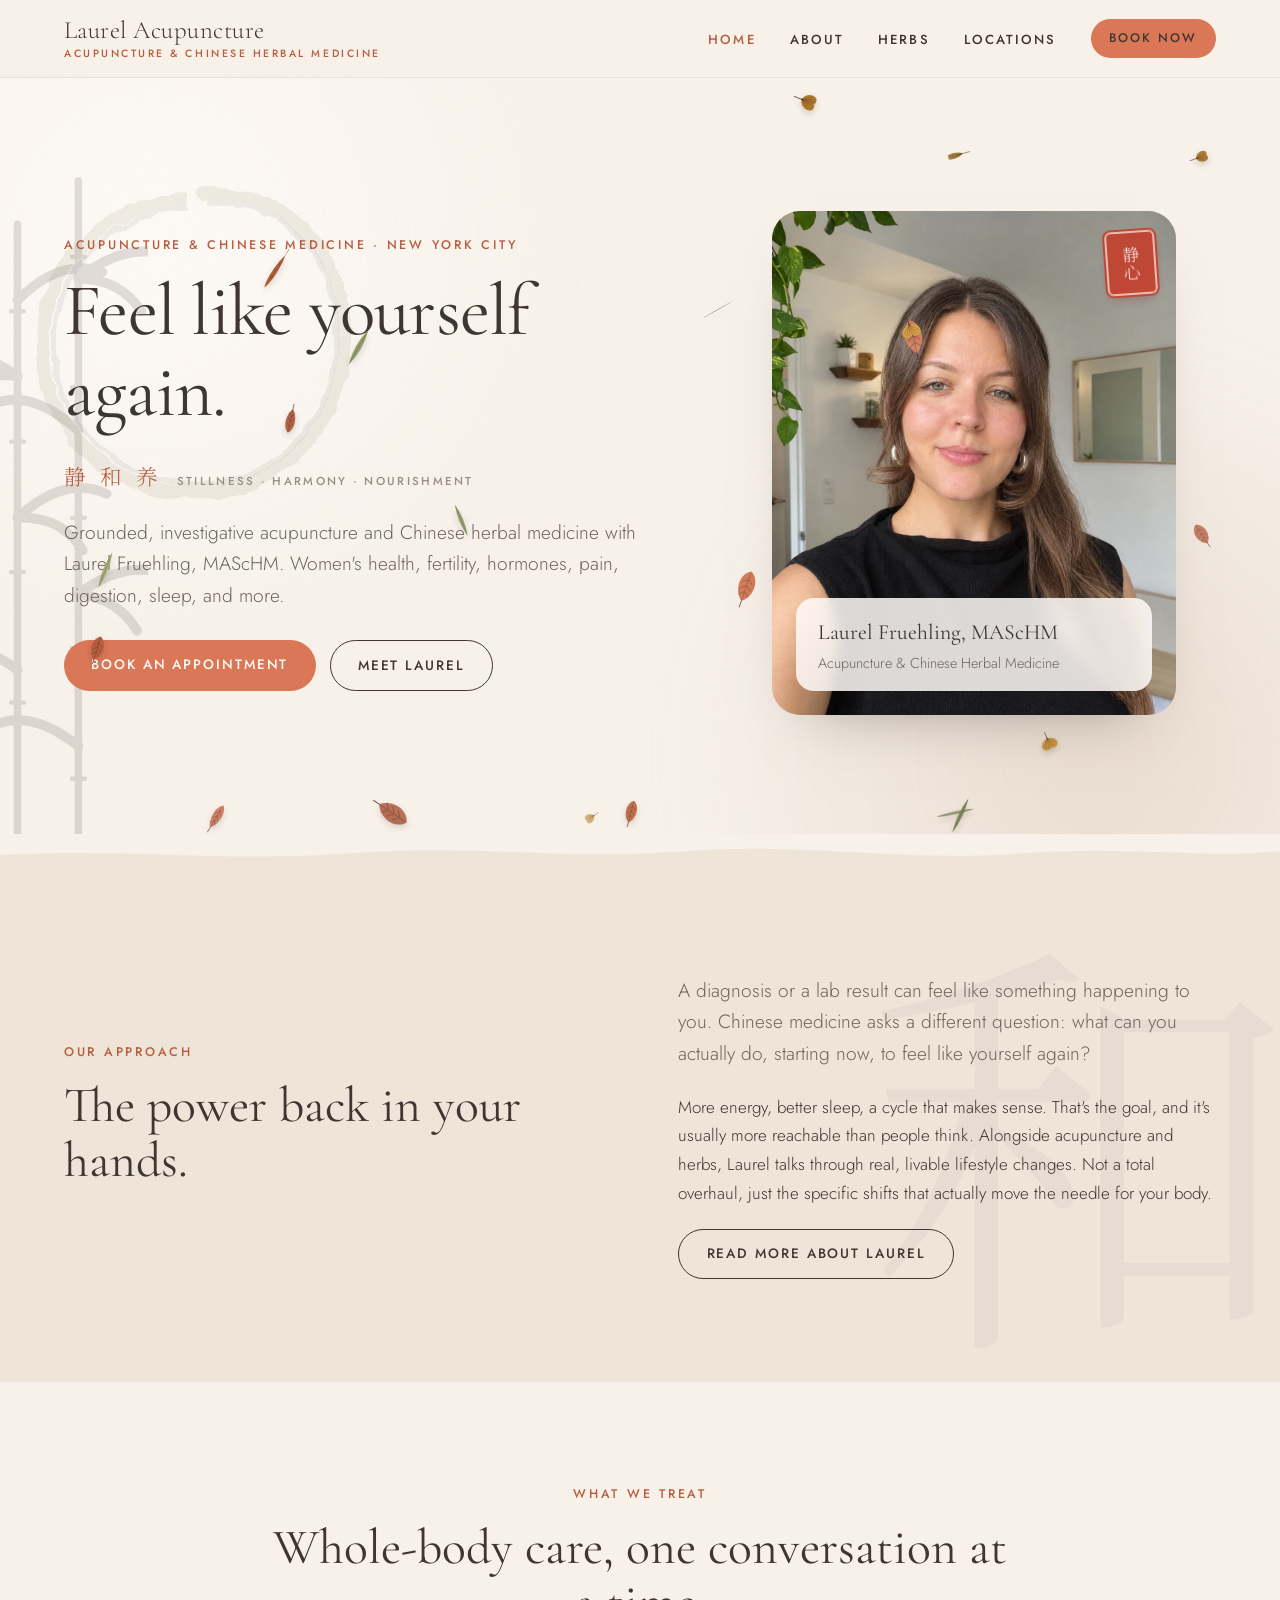
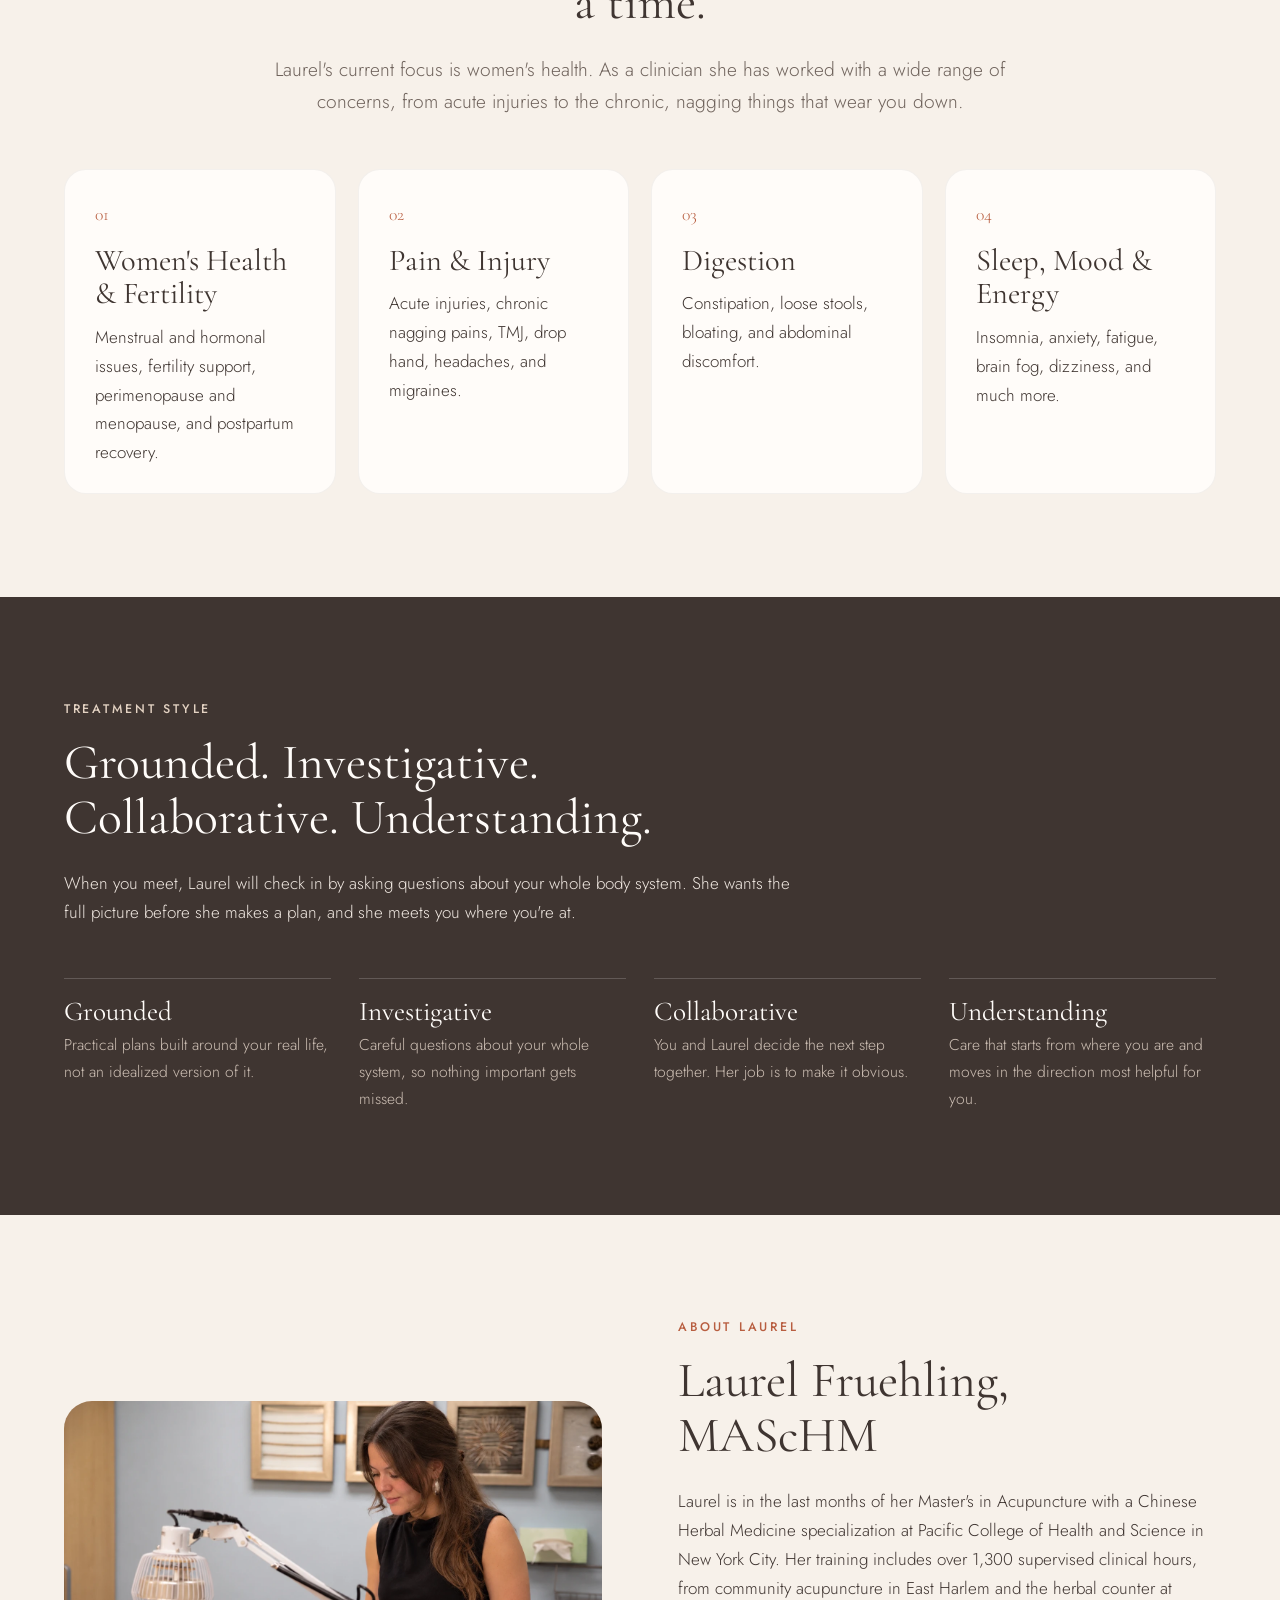
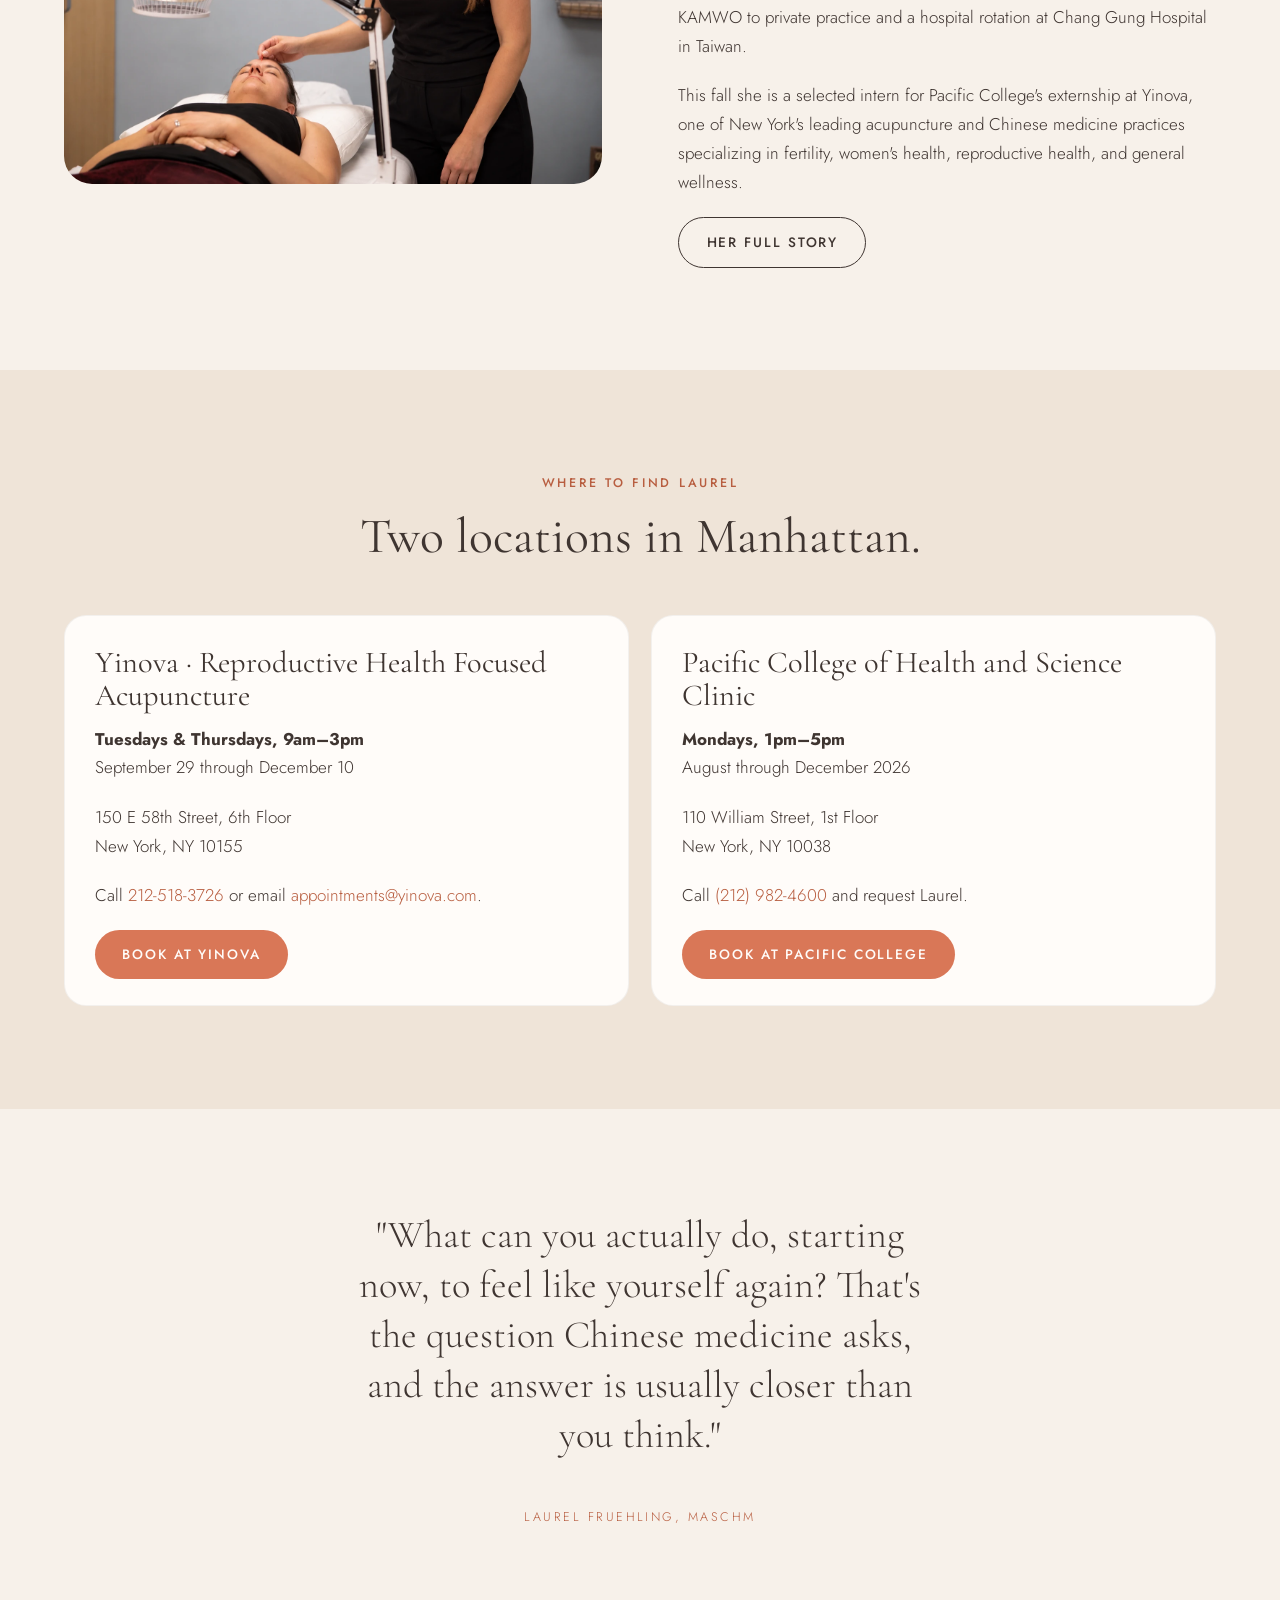
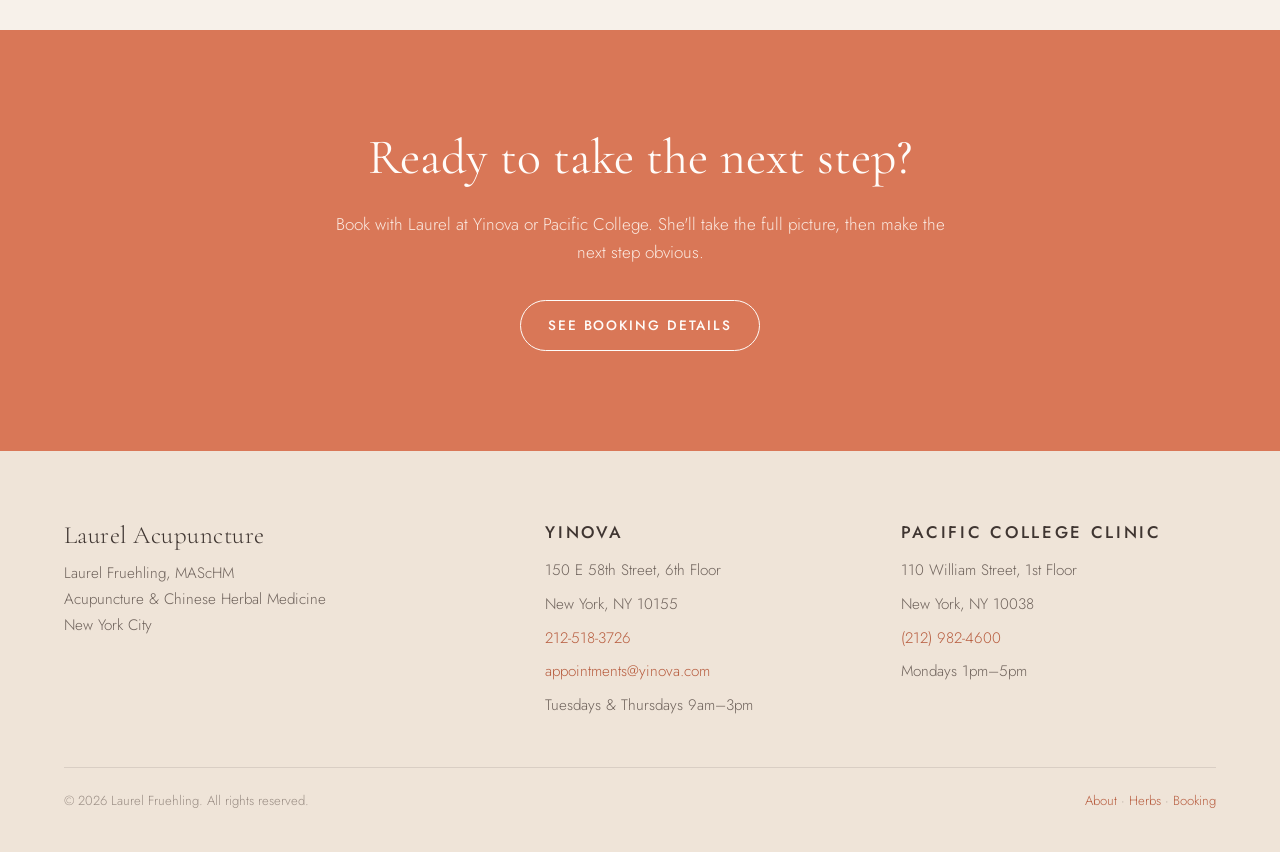
<file: index.html>
<!doctype html>
<html lang="en">
<head>
  <meta charset="utf-8">
  <meta name="viewport" content="width=device-width, initial-scale=1">
  <title>Laurel Acupuncture — Acupuncture &amp; Chinese Herbal Medicine in New York City</title>
  <meta name="description" content="Laurel Fruehling, MAScHM, offers grounded, investigative acupuncture and Chinese herbal medicine in New York City, with a focus on women's health, fertility, and hormonal wellness.">
  <link rel="preconnect" href="https://fonts.googleapis.com">
  <link rel="preconnect" href="https://fonts.gstatic.com" crossorigin>
  <link href="https://fonts.googleapis.com/css2?family=Cormorant+Garamond:ital,wght@0,400;0,500;1,400&family=Jost:wght@300;400;500&family=Noto+Serif+SC:wght@400&display=swap" rel="stylesheet">
  <link rel="icon" type="image/svg+xml" href="data:image/svg+xml,%3Csvg xmlns=%27http://www.w3.org/2000/svg%27 viewBox=%270 0 64 64%27%3E%3Crect width=%2764%27 height=%2764%27 rx=%2714%27 fill=%27%23f7f1ea%27/%3E%3Cpath d=%27M32 50c-14-6-16-22-4-32 12 10 10 26 4 32z%27 fill=%27%23d97757%27/%3E%3Cpath d=%27M32 48V26%27 stroke=%27%23b85e40%27 stroke-width=%272.2%27 stroke-linecap=%27round%27/%3E%3C/svg%3E">
  <link rel="stylesheet" href="css/styles.css">
</head>
<body>

  <header class="site-header">
    <div class="wrap nav">
      <a class="brand" href="index.html">Laurel Acupuncture<small>Acupuncture &amp; Chinese Herbal Medicine</small></a>
      <button class="nav-toggle" aria-expanded="false" aria-controls="nav-links">Menu</button>
      <ul class="nav-links" id="nav-links">
        <li><a href="index.html" aria-current="page">Home</a></li>
        <li><a href="about.html">About</a></li>
        <li><a href="herbal.html">Herbs</a></li>
        <li><a href="booking.html">Locations</a></li>
        <li><a class="btn btn-primary" href="booking.html">Book Now</a></li>
      </ul>
    </div>
  </header>

  <main>

    <section class="hero">
      <div class="mist mist-a" aria-hidden="true"></div>
      <div class="mist mist-b" aria-hidden="true"></div>
      <svg class="bamboo" viewBox="0 0 160 640" aria-hidden="true" focusable="false">
        <g class="stalk stalk-1">
          <path d="M40 640 L40 60" />
          <path d="M40 200 q-46 -34 -78 -14" class="bl" />
          <path d="M40 200 q-38 -6 -60 26" class="bl" />
          <path d="M40 330 q44 -40 82 -22" class="bl" />
          <path d="M40 330 q40 -2 60 30" class="bl" />
          <path d="M40 470 q-46 -34 -78 -14" class="bl" />
          <path d="M40 130 q40 -40 78 -26" class="bl" />
          <path d="M34 140 h12 M34 260 h12 M34 380 h12 M34 500 h12" class="node" />
        </g>
        <g class="stalk stalk-2">
          <path d="M96 640 L96 20" />
          <path d="M96 110 q46 -36 82 -20" class="bl" />
          <path d="M96 110 q38 0 58 30" class="bl" />
          <path d="M96 250 q-44 -40 -80 -24" class="bl" />
          <path d="M96 400 q46 -34 84 -16" class="bl" />
          <path d="M96 400 q36 4 54 34" class="bl" />
          <path d="M96 540 q-46 -36 -80 -18" class="bl" />
          <path d="M90 90 h12 M90 210 h12 M90 330 h12 M90 450 h12 M90 570 h12" class="node" />
        </g>
      </svg>
      <canvas id="leaf-canvas" class="leaf-canvas" aria-hidden="true"></canvas>
      <div class="wrap hero-grid">
        <div class="hero-copy">
          <p class="eyebrow hero-in" style="--d: 0">Acupuncture &amp; Chinese Medicine · New York City</p>
          <div class="hero-title">
            <svg class="enso" viewBox="0 0 400 400" aria-hidden="true" focusable="false">
              <defs>
                <filter id="ink" x="-20%" y="-20%" width="140%" height="140%">
                  <feTurbulence type="fractalNoise" baseFrequency="0.045" numOctaves="3" seed="7" result="noise" />
                  <feDisplacementMap in="SourceGraphic" in2="noise" scale="9" xChannelSelector="R" yChannelSelector="G" />
                </filter>
              </defs>
              <g filter="url(#ink)">
                <path class="enso-stroke enso-a" pathLength="1" d="M212 58 C300 52 352 122 346 206 C340 296 262 356 176 340 C96 326 44 250 62 170 C76 108 128 70 190 62" />
                <path class="enso-stroke enso-b" pathLength="1" d="M218 66 C304 66 344 130 338 208 C332 290 262 346 182 332 C104 318 56 248 72 172 C84 116 132 78 194 70" />
              </g>
            </svg>
            <h1 class="hero-in" style="--d: 1">Feel like yourself again.</h1>
          </div>
          <p class="hanzi hero-in" style="--d: 2" lang="zh"><span>静</span><span>和</span><span>养</span><small>stillness · harmony · nourishment</small></p>
          <p class="lead hero-in" style="--d: 3">Grounded, investigative acupuncture and Chinese herbal medicine with Laurel Fruehling, MAScHM. Women's health, fertility, hormones, pain, digestion, sleep, and more.</p>
          <div class="hero-actions hero-in" style="--d: 4">
            <a class="btn btn-primary" href="booking.html">Book an appointment</a>
            <a class="btn btn-outline" href="about.html">Meet Laurel</a>
          </div>
        </div>
        <figure class="hero-figure hero-in" style="--d: 2">
          <span class="seal" aria-hidden="true" lang="zh"><span>静</span><span>心</span></span>
          <img src="images/laurel-portrait.webp" alt="Laurel Fruehling, acupuncturist and Chinese herbalist">
          <figcaption><strong>Laurel Fruehling, MAScHM</strong>Acupuncture &amp; Chinese Herbal Medicine</figcaption>
        </figure>
      </div>
    </section>

    <div class="ink-divider" aria-hidden="true">
      <svg viewBox="0 0 1200 40" preserveAspectRatio="none" focusable="false">
        <path d="M0 22 C120 14 210 30 330 20 C450 10 520 28 640 18 C760 8 840 30 960 20 C1060 12 1130 26 1200 18 L1200 40 L0 40 Z" />
      </svg>
    </div>

    <section class="section section-sand watermark-host">
      <span class="watermark" aria-hidden="true" lang="zh">和</span>
      <div class="wrap two-col">
        <div data-reveal>
          <p class="eyebrow">Our approach</p>
          <h2>The power back in your hands.</h2>
        </div>
        <div data-reveal style="--i: 1">
          <p class="lead">A diagnosis or a lab result can feel like something happening to you. Chinese medicine asks a different question: what can you actually do, starting now, to feel like yourself again?</p>
          <p>More energy, better sleep, a cycle that makes sense. That's the goal, and it's usually more reachable than people think. Alongside acupuncture and herbs, Laurel talks through real, livable lifestyle changes. Not a total overhaul, just the specific shifts that actually move the needle for your body.</p>
          <a class="btn btn-outline" href="about.html">Read more about Laurel</a>
        </div>
      </div>
    </section>

    <section class="section">
      <div class="wrap">
        <div class="section-head center" data-reveal>
          <p class="eyebrow">What we treat</p>
          <h2>Whole-body care, one conversation at a time.</h2>
          <p class="lead">Laurel's current focus is women's health. As a clinician she has worked with a wide range of concerns, from acute injuries to the chronic, nagging things that wear you down.</p>
        </div>

        <div class="card-grid">
          <article class="card" data-reveal style="--i: 1">
            <p class="num">01</p>
            <h3>Women's Health &amp; Fertility</h3>
            <p>Menstrual and hormonal issues, fertility support, perimenopause and menopause, and postpartum recovery.</p>
          </article>
          <article class="card" data-reveal style="--i: 2">
            <p class="num">02</p>
            <h3>Pain &amp; Injury</h3>
            <p>Acute injuries, chronic nagging pains, TMJ, drop hand, headaches, and migraines.</p>
          </article>
          <article class="card" data-reveal style="--i: 3">
            <p class="num">03</p>
            <h3>Digestion</h3>
            <p>Constipation, loose stools, bloating, and abdominal discomfort.</p>
          </article>
          <article class="card" data-reveal style="--i: 4">
            <p class="num">04</p>
            <h3>Sleep, Mood &amp; Energy</h3>
            <p>Insomnia, anxiety, fatigue, brain fog, dizziness, and much more.</p>
          </article>
        </div>
      </div>
    </section>

    <section class="section section-ink">
      <div class="wrap">
        <div class="section-head" data-reveal>
          <p class="eyebrow">Treatment style</p>
          <h2>Grounded. Investigative. Collaborative. Understanding.</h2>
          <p>When you meet, Laurel will check in by asking questions about your whole body system. She wants the full picture before she makes a plan, and she meets you where you're at.</p>
        </div>
        <div class="values">
          <div data-reveal style="--i: 1">
            <h3>Grounded</h3>
            <p>Practical plans built around your real life, not an idealized version of it.</p>
          </div>
          <div data-reveal style="--i: 2">
            <h3>Investigative</h3>
            <p>Careful questions about your whole system, so nothing important gets missed.</p>
          </div>
          <div data-reveal style="--i: 3">
            <h3>Collaborative</h3>
            <p>You and Laurel decide the next step together. Her job is to make it obvious.</p>
          </div>
          <div data-reveal style="--i: 4">
            <h3>Understanding</h3>
            <p>Care that starts from where you are and moves in the direction most helpful for you.</p>
          </div>
        </div>
      </div>
    </section>

    <section class="section">
      <div class="wrap two-col">
        <div class="rounded-img" data-reveal>
          <img src="images/laurel-treatment-1.webp" alt="Laurel placing an acupuncture needle for a patient under a heat lamp">
        </div>
        <div data-reveal style="--i: 1">
          <p class="eyebrow">About Laurel</p>
          <h2>Laurel Fruehling, MAScHM</h2>
          <p>Laurel is in the last months of her Master's in Acupuncture with a Chinese Herbal Medicine specialization at Pacific College of Health and Science in New York City. Her training includes over 1,300 supervised clinical hours, from community acupuncture in East Harlem and the herbal counter at KAMWO to private practice and a hospital rotation at Chang Gung Hospital in Taiwan.</p>
          <p>This fall she is a selected intern for Pacific College's externship at Yinova, one of New York's leading acupuncture and Chinese medicine practices specializing in fertility, women's health, reproductive health, and general wellness.</p>
          <a class="btn btn-outline" href="about.html">Her full story</a>
        </div>
      </div>
    </section>

    <section class="section section-sand">
      <div class="wrap">
        <div class="section-head center" data-reveal>
          <p class="eyebrow">Where to find Laurel</p>
          <h2>Two locations in Manhattan.</h2>
        </div>
        <div class="card-grid">
          <article class="card" data-reveal style="--i: 1">
            <h3>Yinova · Reproductive Health Focused Acupuncture</h3>
            <p><strong>Tuesdays &amp; Thursdays, 9am–3pm</strong><br>September 29 through December 10</p>
            <p>150 E 58th Street, 6th Floor<br>New York, NY 10155</p>
            <p>Call <a href="tel:+12125183726">212-518-3726</a> or email <a href="mailto:appointments@yinova.com">appointments@yinova.com</a>.</p>
            <a class="btn btn-primary" href="booking.html#yinova">Book at Yinova</a>
          </article>
          <article class="card" data-reveal style="--i: 2">
            <h3>Pacific College of Health and Science Clinic</h3>
            <p><strong>Mondays, 1pm–5pm</strong><br>August through December 2026</p>
            <p>110 William Street, 1st Floor<br>New York, NY 10038</p>
            <p>Call <a href="tel:+12129824600">(212) 982-4600</a> and request Laurel.</p>
            <a class="btn btn-primary" href="booking.html#pacific">Book at Pacific College</a>
          </article>
        </div>
      </div>
    </section>

    <section class="section">
      <div class="wrap">
        <blockquote class="quote" data-reveal>
          <p>"What can you actually do, starting now, to feel like yourself again? That's the question Chinese medicine asks, and the answer is usually closer than you think."</p>
          <cite>Laurel Fruehling, MAScHM</cite>
        </blockquote>
      </div>
    </section>

    <section class="cta-band">
      <div class="wrap" data-reveal>
        <h2>Ready to take the next step?</h2>
        <p>Book with Laurel at Yinova or Pacific College. She'll take the full picture, then make the next step obvious.</p>
        <a class="btn btn-light" href="booking.html">See booking details</a>
      </div>
    </section>

  </main>

  <footer class="site-footer">
    <div class="wrap">
      <div class="footer-grid">
        <div>
          <a class="brand" href="index.html">Laurel Acupuncture</a>
          <p>Laurel Fruehling, MAScHM<br>Acupuncture &amp; Chinese Herbal Medicine<br>New York City</p>
        </div>
        <div>
          <h3>Yinova</h3>
          <ul>
            <li>150 E 58th Street, 6th Floor</li>
            <li>New York, NY 10155</li>
            <li><a href="tel:+12125183726">212-518-3726</a></li>
            <li><a href="mailto:appointments@yinova.com">appointments@yinova.com</a></li>
            <li>Tuesdays &amp; Thursdays 9am–3pm</li>
          </ul>
        </div>
        <div>
          <h3>Pacific College Clinic</h3>
          <ul>
            <li>110 William Street, 1st Floor</li>
            <li>New York, NY 10038</li>
            <li><a href="tel:+12129824600">(212) 982-4600</a></li>
            <li>Mondays 1pm–5pm</li>
          </ul>
        </div>
      </div>
      <div class="footer-bottom">
        <span>© 2026 Laurel Fruehling. All rights reserved.</span>
        <span><a href="about.html">About</a> · <a href="herbal.html">Herbs</a> · <a href="booking.html">Booking</a></span>
      </div>
    </div>
  </footer>

  <script src="js/nav.js"></script>
  <script src="js/ambient.js"></script>
</body>
</html>
</file>
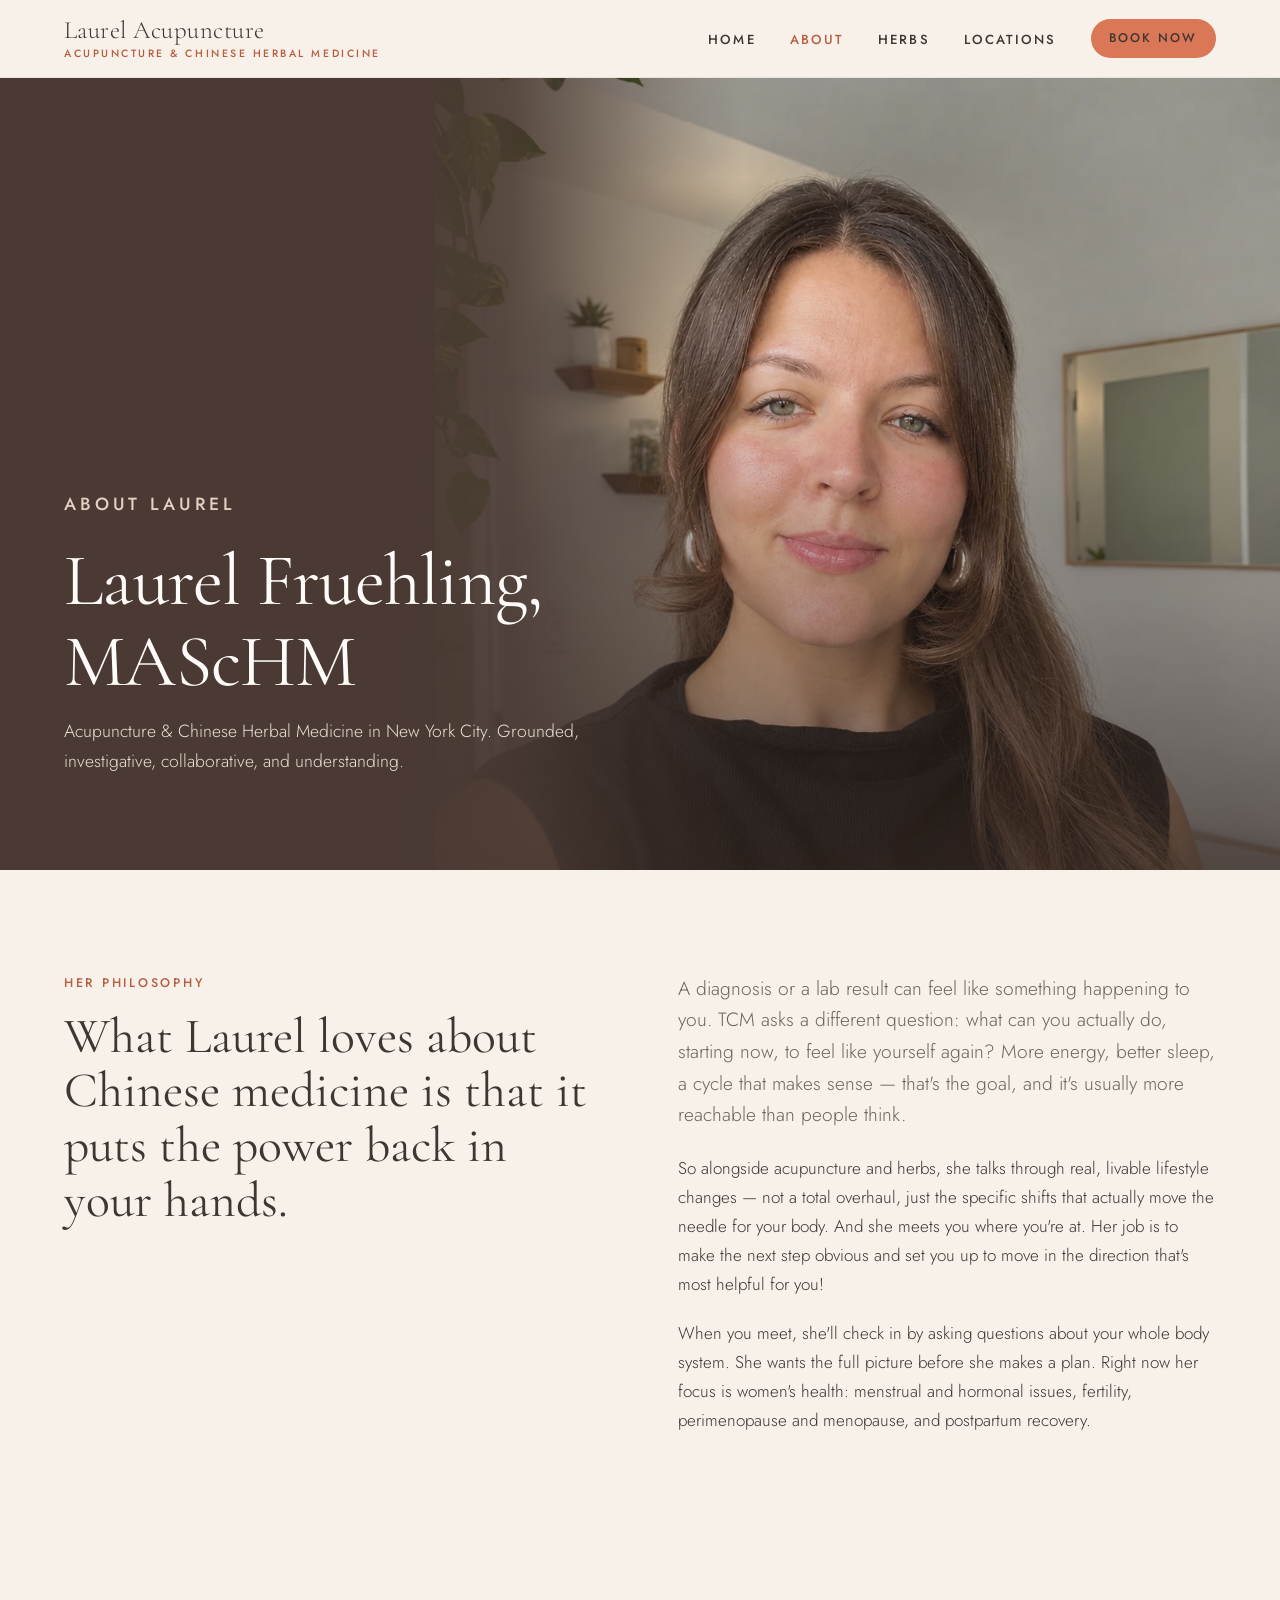
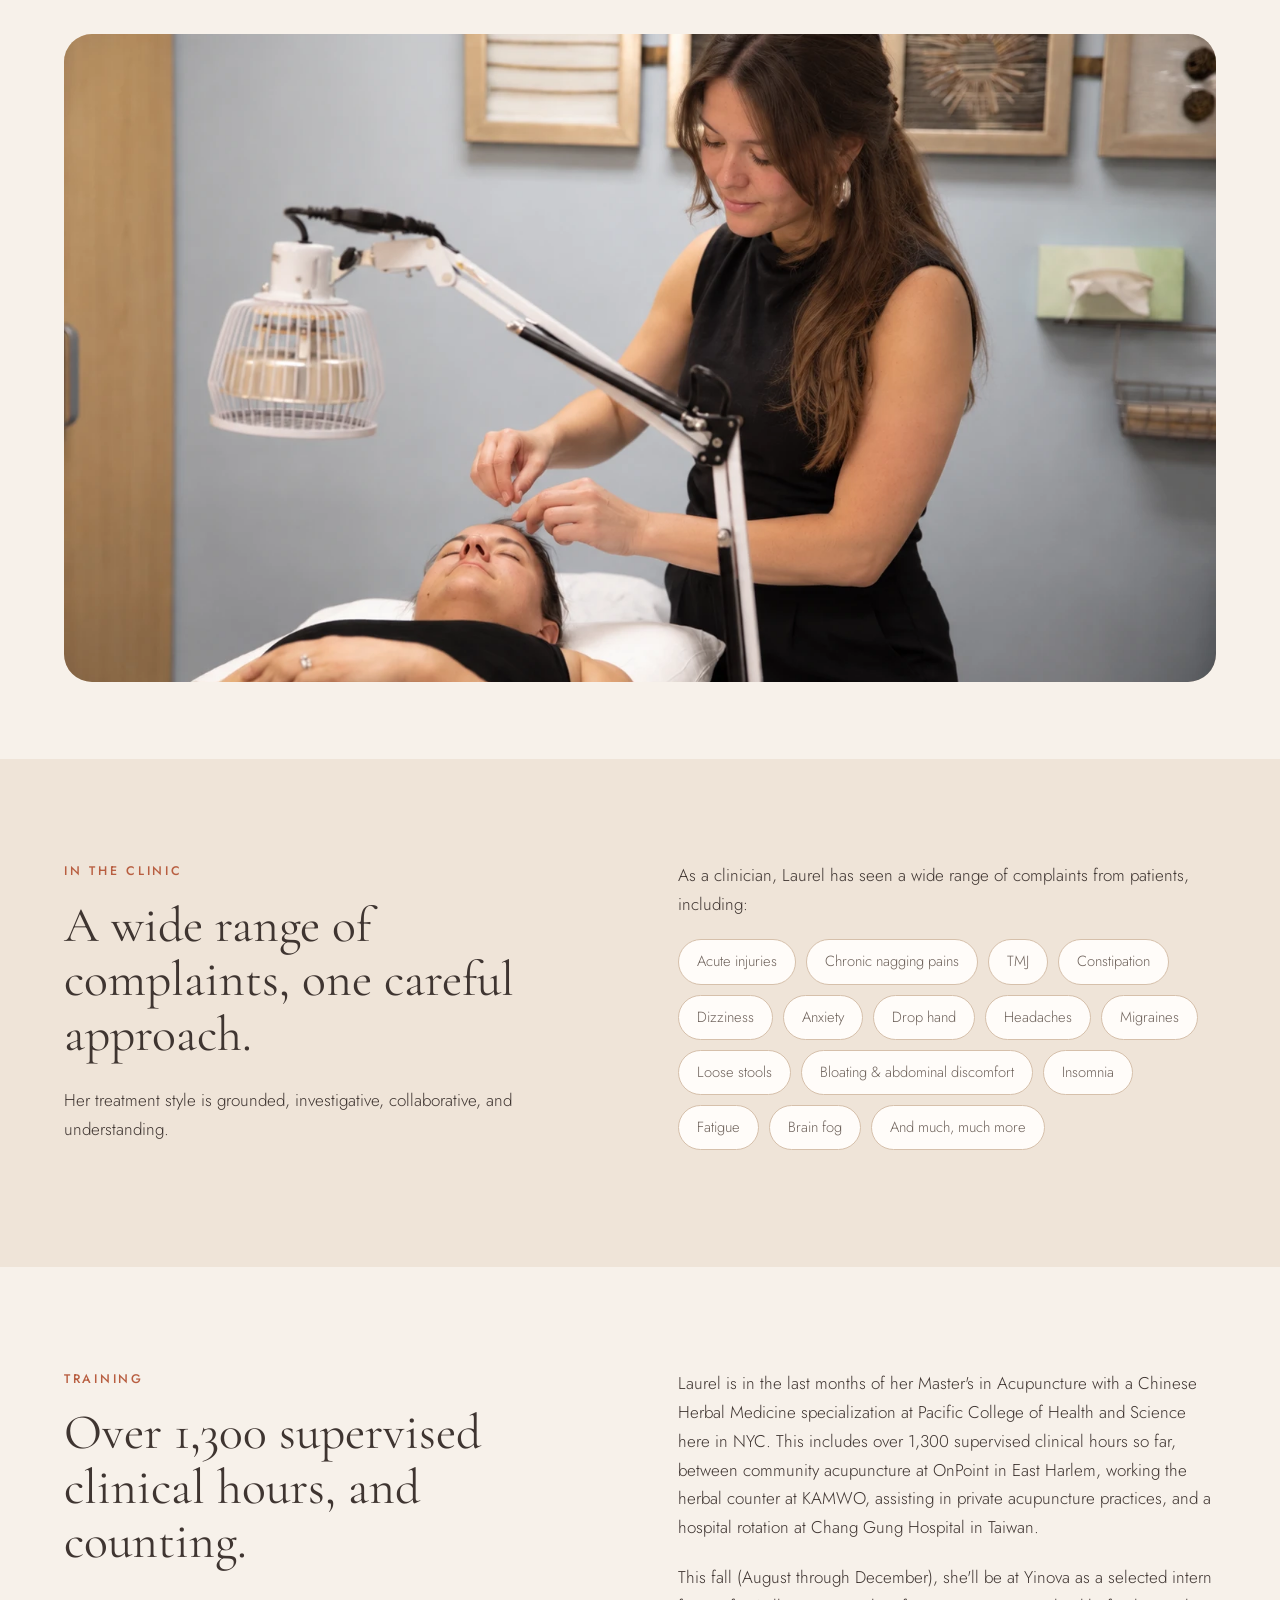
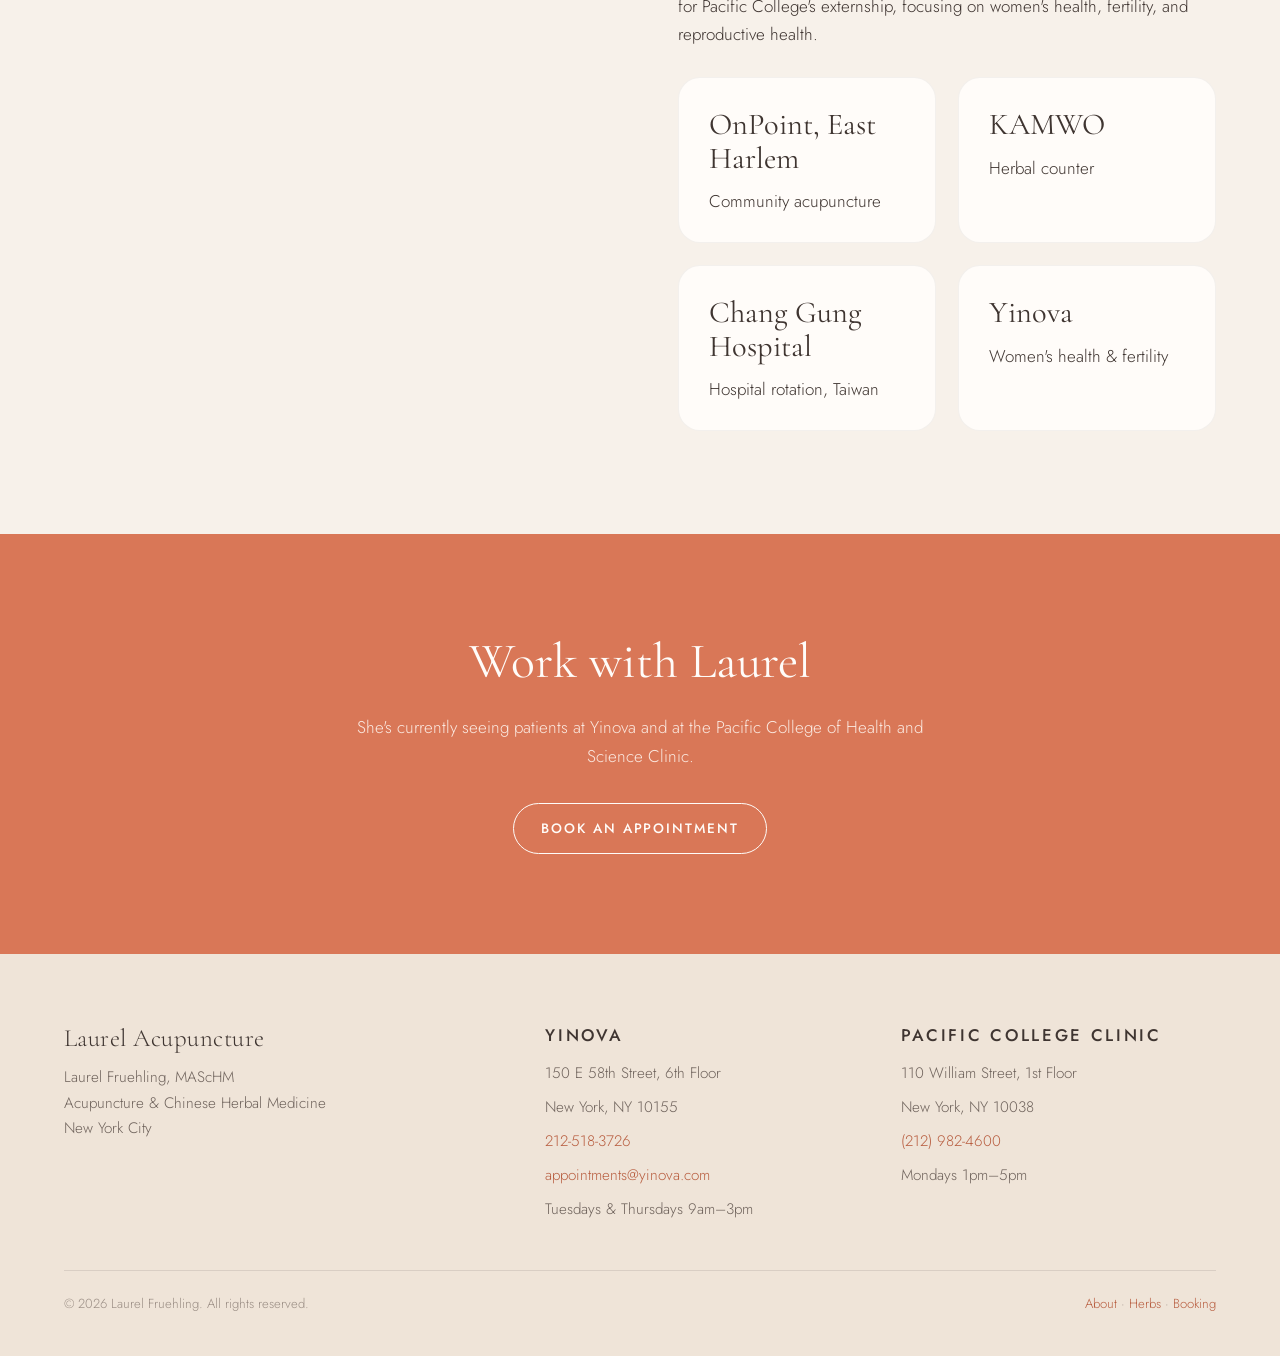
<file: about.html>
<!doctype html>
<html lang="en">
<head>
  <meta charset="utf-8">
  <meta name="viewport" content="width=device-width, initial-scale=1">
  <title>About Laurel — Laurel Acupuncture</title>
  <meta name="description" content="Meet Laurel Fruehling, MAScHM. Grounded, investigative, collaborative acupuncture and Chinese herbal medicine in New York City, with a focus on women's health.">
  <link rel="preconnect" href="https://fonts.googleapis.com">
  <link rel="preconnect" href="https://fonts.gstatic.com" crossorigin>
  <link href="https://fonts.googleapis.com/css2?family=Cormorant+Garamond:ital,wght@0,400;0,500;1,400&family=Jost:wght@300;400;500&display=swap" rel="stylesheet">
  <link rel="icon" type="image/svg+xml" href="data:image/svg+xml,%3Csvg xmlns=%27http://www.w3.org/2000/svg%27 viewBox=%270 0 64 64%27%3E%3Crect width=%2764%27 height=%2764%27 rx=%2714%27 fill=%27%23f7f1ea%27/%3E%3Cpath d=%27M32 50c-14-6-16-22-4-32 12 10 10 26 4 32z%27 fill=%27%23d97757%27/%3E%3Cpath d=%27M32 48V26%27 stroke=%27%23b85e40%27 stroke-width=%272.2%27 stroke-linecap=%27round%27/%3E%3C/svg%3E">
  <link rel="stylesheet" href="css/styles.css">
</head>
<body>

  <header class="site-header">
    <div class="wrap nav">
      <a class="brand" href="index.html">Laurel Acupuncture<small>Acupuncture &amp; Chinese Herbal Medicine</small></a>
      <button class="nav-toggle" aria-expanded="false" aria-controls="nav-links">Menu</button>
      <ul class="nav-links" id="nav-links">
        <li><a href="index.html">Home</a></li>
        <li><a href="about.html" aria-current="page">About</a></li>
        <li><a href="herbal.html">Herbs</a></li>
        <li><a href="booking.html">Locations</a></li>
        <li><a class="btn btn-primary" href="booking.html">Book Now</a></li>
      </ul>
    </div>
  </header>

  <main>

    <section class="page-hero">
      <img src="images/laurel-portrait.webp" alt="Laurel Fruehling">
      <div class="wrap">
        <p class="eyebrow">About Laurel</p>
        <h1>Laurel Fruehling, MAScHM</h1>
        <p>Acupuncture &amp; Chinese Herbal Medicine in New York City. Grounded, investigative, collaborative, and understanding.</p>
      </div>
    </section>

    <section class="section">
      <div class="wrap two-col top">
        <div>
          <p class="eyebrow">Her philosophy</p>
          <h2>What Laurel loves about Chinese medicine is that it puts the power back in your hands.</h2>
        </div>
        <div>
          <p class="lead">A diagnosis or a lab result can feel like something happening to you. TCM asks a different question: what can you actually do, starting now, to feel like yourself again? More energy, better sleep, a cycle that makes sense — that's the goal, and it's usually more reachable than people think.</p>
          <p>So alongside acupuncture and herbs, she talks through real, livable lifestyle changes — not a total overhaul, just the specific shifts that actually move the needle for your body. And she meets you where you're at. Her job is to make the next step obvious and set you up to move in the direction that's most helpful for you!</p>
          <p>When you meet, she'll check in by asking questions about your whole body system. She wants the full picture before she makes a plan. Right now her focus is women's health: menstrual and hormonal issues, fertility, perimenopause and menopause, and postpartum recovery.</p>
        </div>
      </div>
    </section>

    <section class="section-tight">
      <div class="wrap">
        <div class="rounded-img photo-wide">
          <img src="images/laurel-treatment-2.webp" alt="Laurel treating a patient with acupuncture at the clinic">
        </div>
      </div>
    </section>

    <section class="section section-sand">
      <div class="wrap two-col top">
        <div>
          <p class="eyebrow">In the clinic</p>
          <h2>A wide range of complaints, one careful approach.</h2>
          <p>Her treatment style is grounded, investigative, collaborative, and understanding.</p>
        </div>
        <div>
          <p>As a clinician, Laurel has seen a wide range of complaints from patients, including:</p>
          <ul class="pill-list">
            <li>Acute injuries</li>
            <li>Chronic nagging pains</li>
            <li>TMJ</li>
            <li>Constipation</li>
            <li>Dizziness</li>
            <li>Anxiety</li>
            <li>Drop hand</li>
            <li>Headaches</li>
            <li>Migraines</li>
            <li>Loose stools</li>
            <li>Bloating &amp; abdominal discomfort</li>
            <li>Insomnia</li>
            <li>Fatigue</li>
            <li>Brain fog</li>
            <li>And much, much more</li>
          </ul>
        </div>
      </div>
    </section>

    <section class="section">
      <div class="wrap two-col top">
        <div>
          <p class="eyebrow">Training</p>
          <h2>Over 1,300 supervised clinical hours, and counting.</h2>
        </div>
        <div>
          <p>Laurel is in the last months of her Master's in Acupuncture with a Chinese Herbal Medicine specialization at Pacific College of Health and Science here in NYC. This includes over 1,300 supervised clinical hours so far, between community acupuncture at OnPoint in East Harlem, working the herbal counter at KAMWO, assisting in private acupuncture practices, and a hospital rotation at Chang Gung Hospital in Taiwan.</p>
          <p>This fall (August through December), she'll be at Yinova as a selected intern for Pacific College's externship, focusing on women's health, fertility, and reproductive health.</p>
          <div class="card-grid" style="margin-top: 28px;">
            <article class="card">
              <h3>OnPoint, East Harlem</h3>
              <p>Community acupuncture</p>
            </article>
            <article class="card">
              <h3>KAMWO</h3>
              <p>Herbal counter</p>
            </article>
            <article class="card">
              <h3>Chang Gung Hospital</h3>
              <p>Hospital rotation, Taiwan</p>
            </article>
            <article class="card">
              <h3>Yinova</h3>
              <p>Women's health &amp; fertility</p>
            </article>
          </div>
        </div>
      </div>
    </section>

    <section class="cta-band">
      <div class="wrap">
        <h2>Work with Laurel</h2>
        <p>She's currently seeing patients at Yinova and at the Pacific College of Health and Science Clinic.</p>
        <a class="btn btn-light" href="booking.html">Book an appointment</a>
      </div>
    </section>

  </main>

  <footer class="site-footer">
    <div class="wrap">
      <div class="footer-grid">
        <div>
          <a class="brand" href="index.html">Laurel Acupuncture</a>
          <p>Laurel Fruehling, MAScHM<br>Acupuncture &amp; Chinese Herbal Medicine<br>New York City</p>
        </div>
        <div>
          <h3>Yinova</h3>
          <ul>
            <li>150 E 58th Street, 6th Floor</li>
            <li>New York, NY 10155</li>
            <li><a href="tel:+12125183726">212-518-3726</a></li>
            <li><a href="mailto:appointments@yinova.com">appointments@yinova.com</a></li>
            <li>Tuesdays &amp; Thursdays 9am–3pm</li>
          </ul>
        </div>
        <div>
          <h3>Pacific College Clinic</h3>
          <ul>
            <li>110 William Street, 1st Floor</li>
            <li>New York, NY 10038</li>
            <li><a href="tel:+12129824600">(212) 982-4600</a></li>
            <li>Mondays 1pm–5pm</li>
          </ul>
        </div>
      </div>
      <div class="footer-bottom">
        <span>© 2026 Laurel Fruehling. All rights reserved.</span>
        <span><a href="about.html">About</a> · <a href="herbal.html">Herbs</a> · <a href="booking.html">Booking</a></span>
      </div>
    </div>
  </footer>

  <script src="js/nav.js"></script>
</body>
</html>
</file>
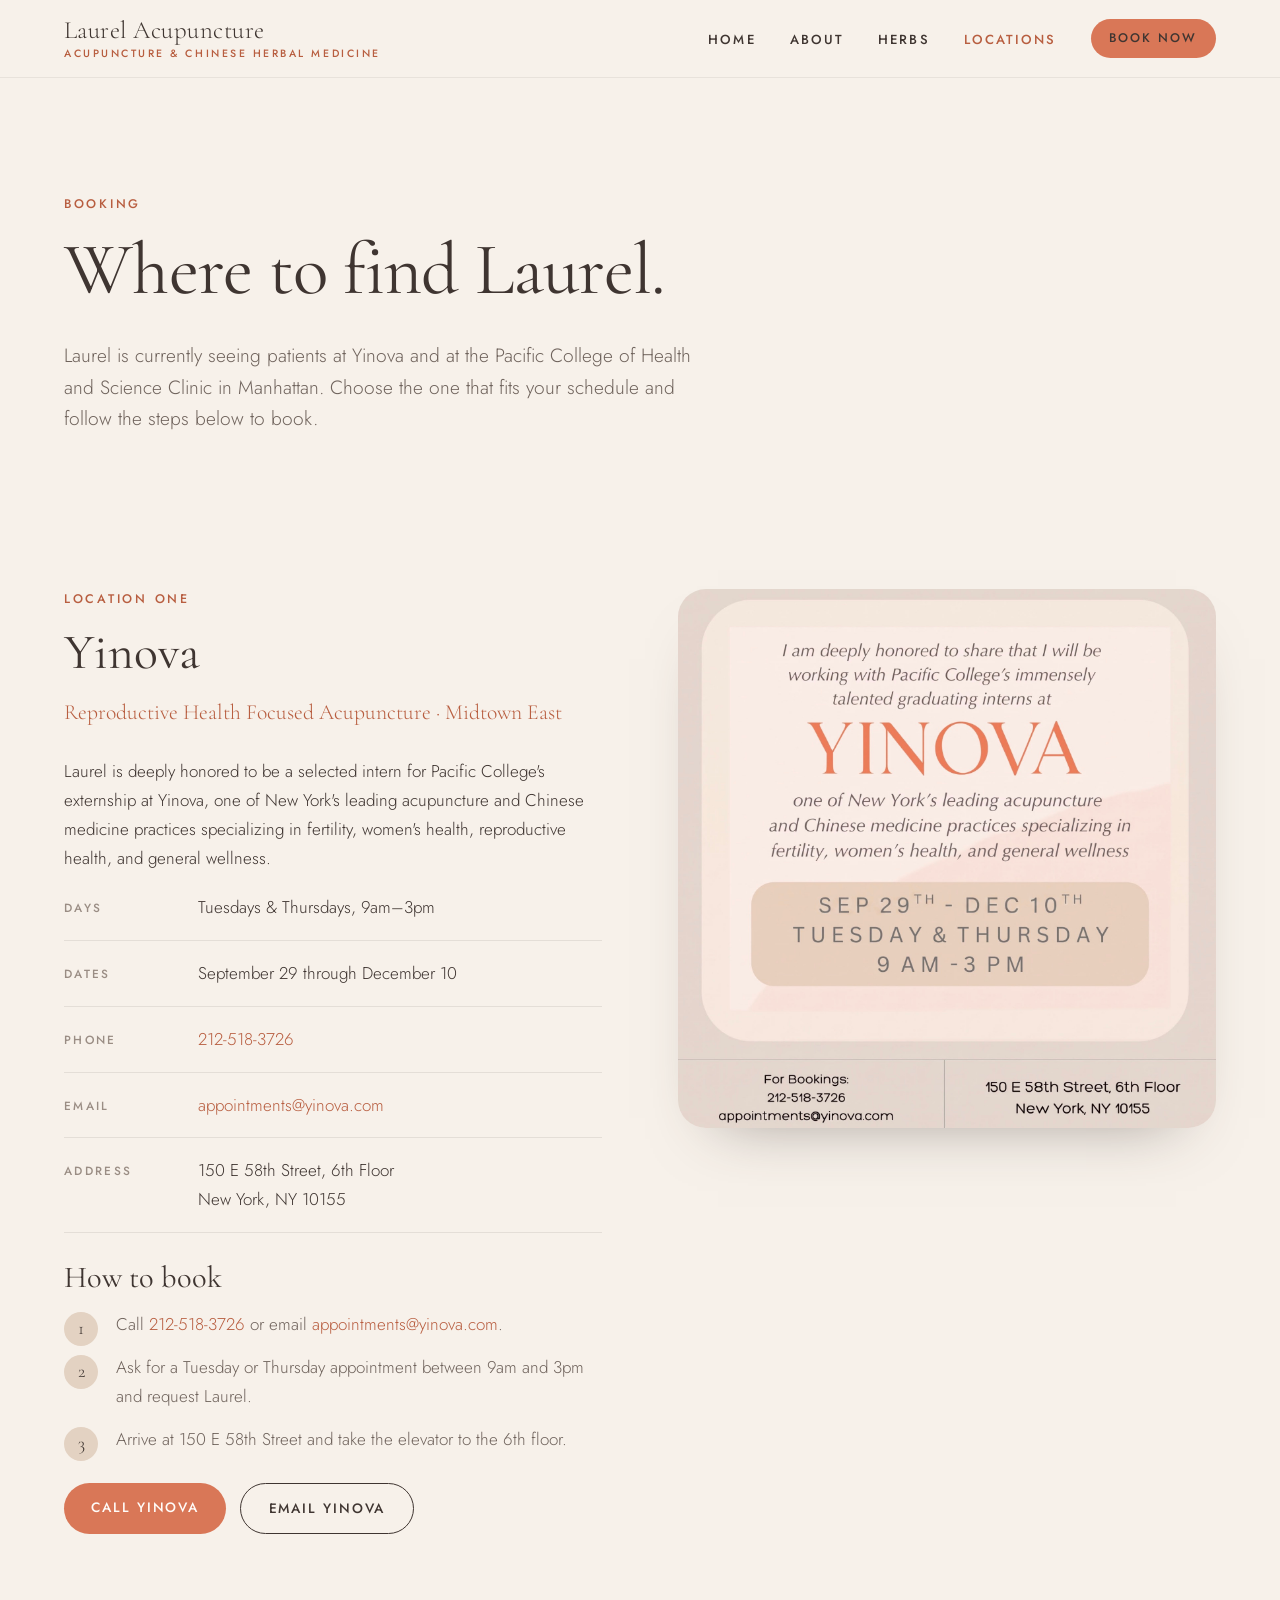
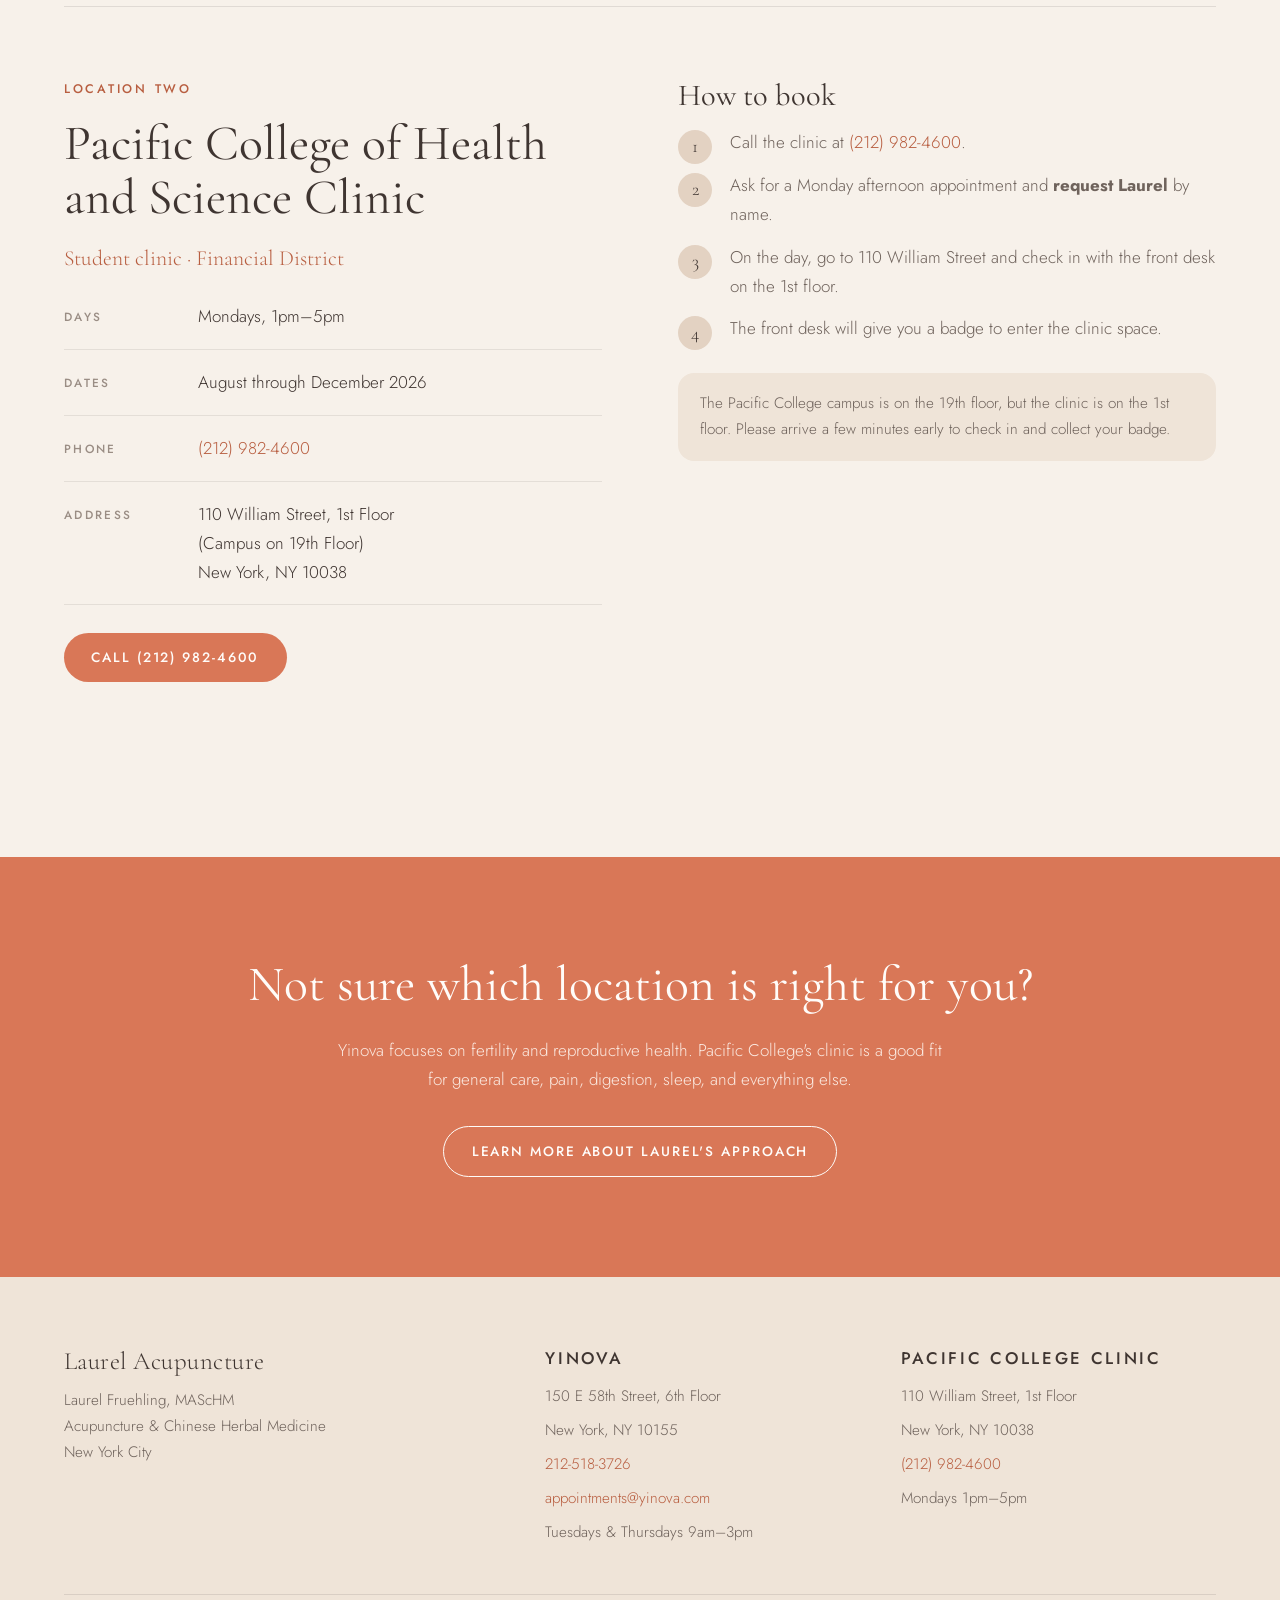
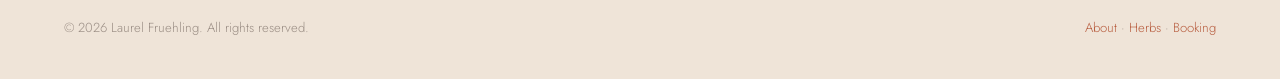
<file: booking.html>
<!doctype html>
<html lang="en">
<head>
  <meta charset="utf-8">
  <meta name="viewport" content="width=device-width, initial-scale=1">
  <title>Book an Appointment — Laurel Acupuncture</title>
  <meta name="description" content="Book acupuncture with Laurel Fruehling at Pacific College of Health and Science Clinic (Mondays) or Yinova (Tuesdays and Thursdays) in New York City.">
  <link rel="preconnect" href="https://fonts.googleapis.com">
  <link rel="preconnect" href="https://fonts.gstatic.com" crossorigin>
  <link href="https://fonts.googleapis.com/css2?family=Cormorant+Garamond:ital,wght@0,400;0,500;1,400&family=Jost:wght@300;400;500&display=swap" rel="stylesheet">
  <link rel="icon" type="image/svg+xml" href="data:image/svg+xml,%3Csvg xmlns=%27http://www.w3.org/2000/svg%27 viewBox=%270 0 64 64%27%3E%3Crect width=%2764%27 height=%2764%27 rx=%2714%27 fill=%27%23f7f1ea%27/%3E%3Cpath d=%27M32 50c-14-6-16-22-4-32 12 10 10 26 4 32z%27 fill=%27%23d97757%27/%3E%3Cpath d=%27M32 48V26%27 stroke=%27%23b85e40%27 stroke-width=%272.2%27 stroke-linecap=%27round%27/%3E%3C/svg%3E">
  <link rel="stylesheet" href="css/styles.css">
</head>
<body>

  <header class="site-header">
    <div class="wrap nav">
      <a class="brand" href="index.html">Laurel Acupuncture<small>Acupuncture &amp; Chinese Herbal Medicine</small></a>
      <button class="nav-toggle" aria-expanded="false" aria-controls="nav-links">Menu</button>
      <ul class="nav-links" id="nav-links">
        <li><a href="index.html">Home</a></li>
        <li><a href="about.html">About</a></li>
        <li><a href="herbal.html">Herbs</a></li>
        <li><a href="booking.html" aria-current="page">Locations</a></li>
        <li><a class="btn btn-primary" href="booking.html">Book Now</a></li>
      </ul>
    </div>
  </header>

  <main>

    <section class="hero" style="padding-bottom: 0;">
      <div class="wrap">
        <div class="section-head">
          <p class="eyebrow">Booking</p>
          <h1>Where to find Laurel.</h1>
          <p class="lead">Laurel is currently seeing patients at Yinova and at the Pacific College of Health and Science Clinic in Manhattan. Choose the one that fits your schedule and follow the steps below to book.</p>
        </div>
      </div>
    </section>

    <section class="section">
      <div class="wrap">

        <article class="location" id="yinova">
          <div>
            <p class="eyebrow">Location one</p>
            <h2>Yinova</h2>
            <p class="sub">Reproductive Health Focused Acupuncture · Midtown East</p>
            <p>Laurel is deeply honored to be a selected intern for Pacific College's externship at Yinova, one of New York's leading acupuncture and Chinese medicine practices specializing in fertility, women's health, reproductive health, and general wellness.</p>
            <ul class="details">
              <li><span>Days</span><span>Tuesdays &amp; Thursdays, 9am–3pm</span></li>
              <li><span>Dates</span><span>September 29 through December 10</span></li>
              <li><span>Phone</span><span><a href="tel:+12125183726">212-518-3726</a></span></li>
              <li><span>Email</span><span><a href="mailto:appointments@yinova.com">appointments@yinova.com</a></span></li>
              <li><span>Address</span><span>150 E 58th Street, 6th Floor<br>New York, NY 10155</span></li>
            </ul>
            <h3>How to book</h3>
            <ol class="steps">
              <li>Call <a href="tel:+12125183726">212-518-3726</a> or email <a href="mailto:appointments@yinova.com">appointments@yinova.com</a>.</li>
              <li>Ask for a Tuesday or Thursday appointment between 9am and 3pm and request Laurel.</li>
              <li>Arrive at 150 E 58th Street and take the elevator to the 6th floor.</li>
            </ol>
            <div class="hero-actions">
              <a class="btn btn-primary" href="tel:+12125183726">Call Yinova</a>
              <a class="btn btn-outline" href="mailto:appointments@yinova.com">Email Yinova</a>
            </div>
          </div>
          <div class="flyer">
            <img src="images/yinova-flyer.jpg" alt="Yinova announcement: Laurel will be working with Pacific College's graduating interns at Yinova, September 29 through December 10, Tuesdays and Thursdays 9am to 3pm. For bookings call 212-518-3726 or email appointments@yinova.com. 150 E 58th Street, 6th Floor, New York, NY 10155.">
          </div>
        </article>

        <article class="location" id="pacific">
          <div>
            <p class="eyebrow">Location two</p>
            <h2>Pacific College of Health and Science Clinic</h2>
            <p class="sub">Student clinic · Financial District</p>
            <ul class="details">
              <li><span>Days</span><span>Mondays, 1pm–5pm</span></li>
              <li><span>Dates</span><span>August through December 2026</span></li>
              <li><span>Phone</span><span><a href="tel:+12129824600">(212) 982-4600</a></span></li>
              <li><span>Address</span><span>110 William Street, 1st Floor<br>(Campus on 19th Floor)<br>New York, NY 10038</span></li>
            </ul>
            <a class="btn btn-primary" href="tel:+12129824600">Call (212) 982-4600</a>
          </div>
          <div>
            <h3>How to book</h3>
            <ol class="steps">
              <li>Call the clinic at <a href="tel:+12129824600">(212) 982-4600</a>.</li>
              <li>Ask for a Monday afternoon appointment and <strong>request Laurel</strong> by name.</li>
              <li>On the day, go to 110 William Street and check in with the front desk on the 1st floor.</li>
              <li>The front desk will give you a badge to enter the clinic space.</li>
            </ol>
            <div class="note">The Pacific College campus is on the 19th floor, but the clinic is on the 1st floor. Please arrive a few minutes early to check in and collect your badge.</div>
          </div>
        </article>

      </div>
    </section>

    <section class="cta-band">
      <div class="wrap">
        <h2>Not sure which location is right for you?</h2>
        <p>Yinova focuses on fertility and reproductive health. Pacific College's clinic is a good fit for general care, pain, digestion, sleep, and everything else.</p>
        <a class="btn btn-light" href="about.html">Learn more about Laurel's approach</a>
      </div>
    </section>

  </main>

  <footer class="site-footer">
    <div class="wrap">
      <div class="footer-grid">
        <div>
          <a class="brand" href="index.html">Laurel Acupuncture</a>
          <p>Laurel Fruehling, MAScHM<br>Acupuncture &amp; Chinese Herbal Medicine<br>New York City</p>
        </div>
        <div>
          <h3>Yinova</h3>
          <ul>
            <li>150 E 58th Street, 6th Floor</li>
            <li>New York, NY 10155</li>
            <li><a href="tel:+12125183726">212-518-3726</a></li>
            <li><a href="mailto:appointments@yinova.com">appointments@yinova.com</a></li>
            <li>Tuesdays &amp; Thursdays 9am–3pm</li>
          </ul>
        </div>
        <div>
          <h3>Pacific College Clinic</h3>
          <ul>
            <li>110 William Street, 1st Floor</li>
            <li>New York, NY 10038</li>
            <li><a href="tel:+12129824600">(212) 982-4600</a></li>
            <li>Mondays 1pm–5pm</li>
          </ul>
        </div>
      </div>
      <div class="footer-bottom">
        <span>© 2026 Laurel Fruehling. All rights reserved.</span>
        <span><a href="about.html">About</a> · <a href="herbal.html">Herbs</a> · <a href="booking.html">Booking</a></span>
      </div>
    </div>
  </footer>

  <script src="js/nav.js"></script>
</body>
</html>
</file>
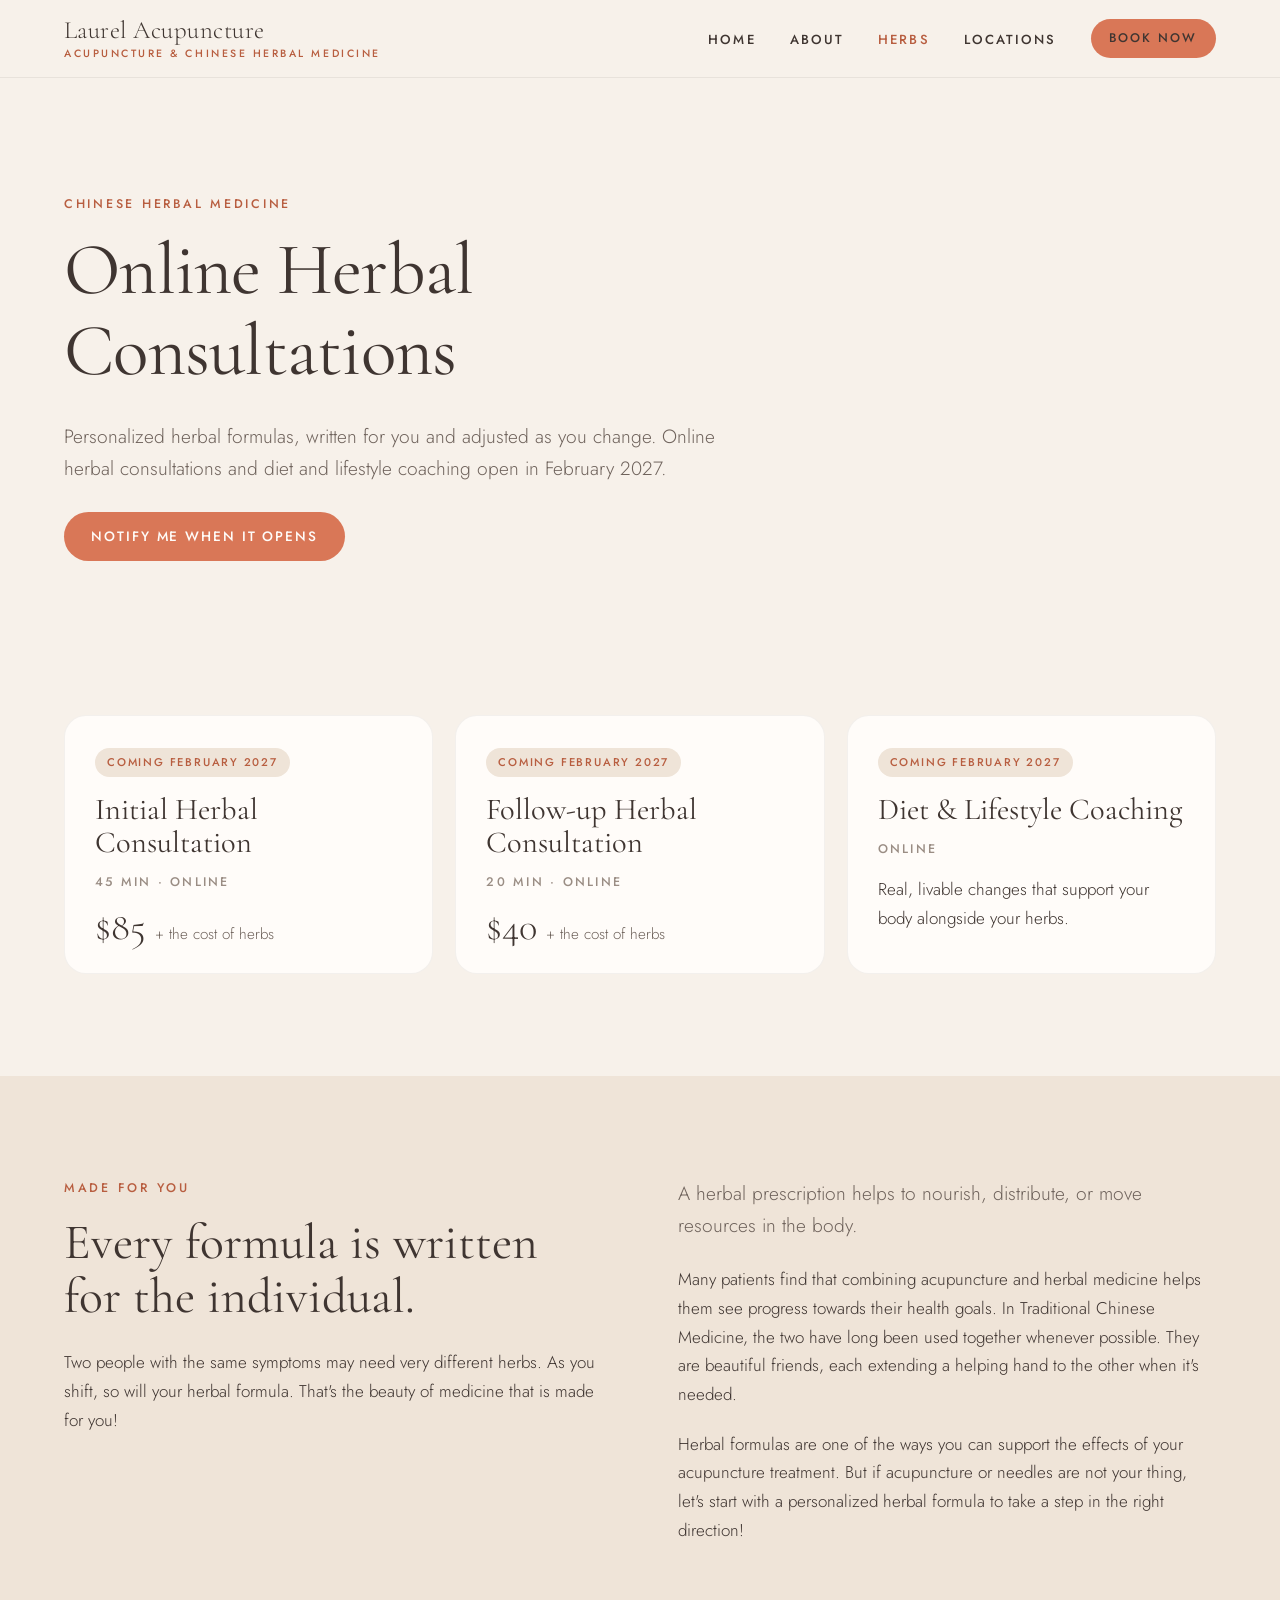
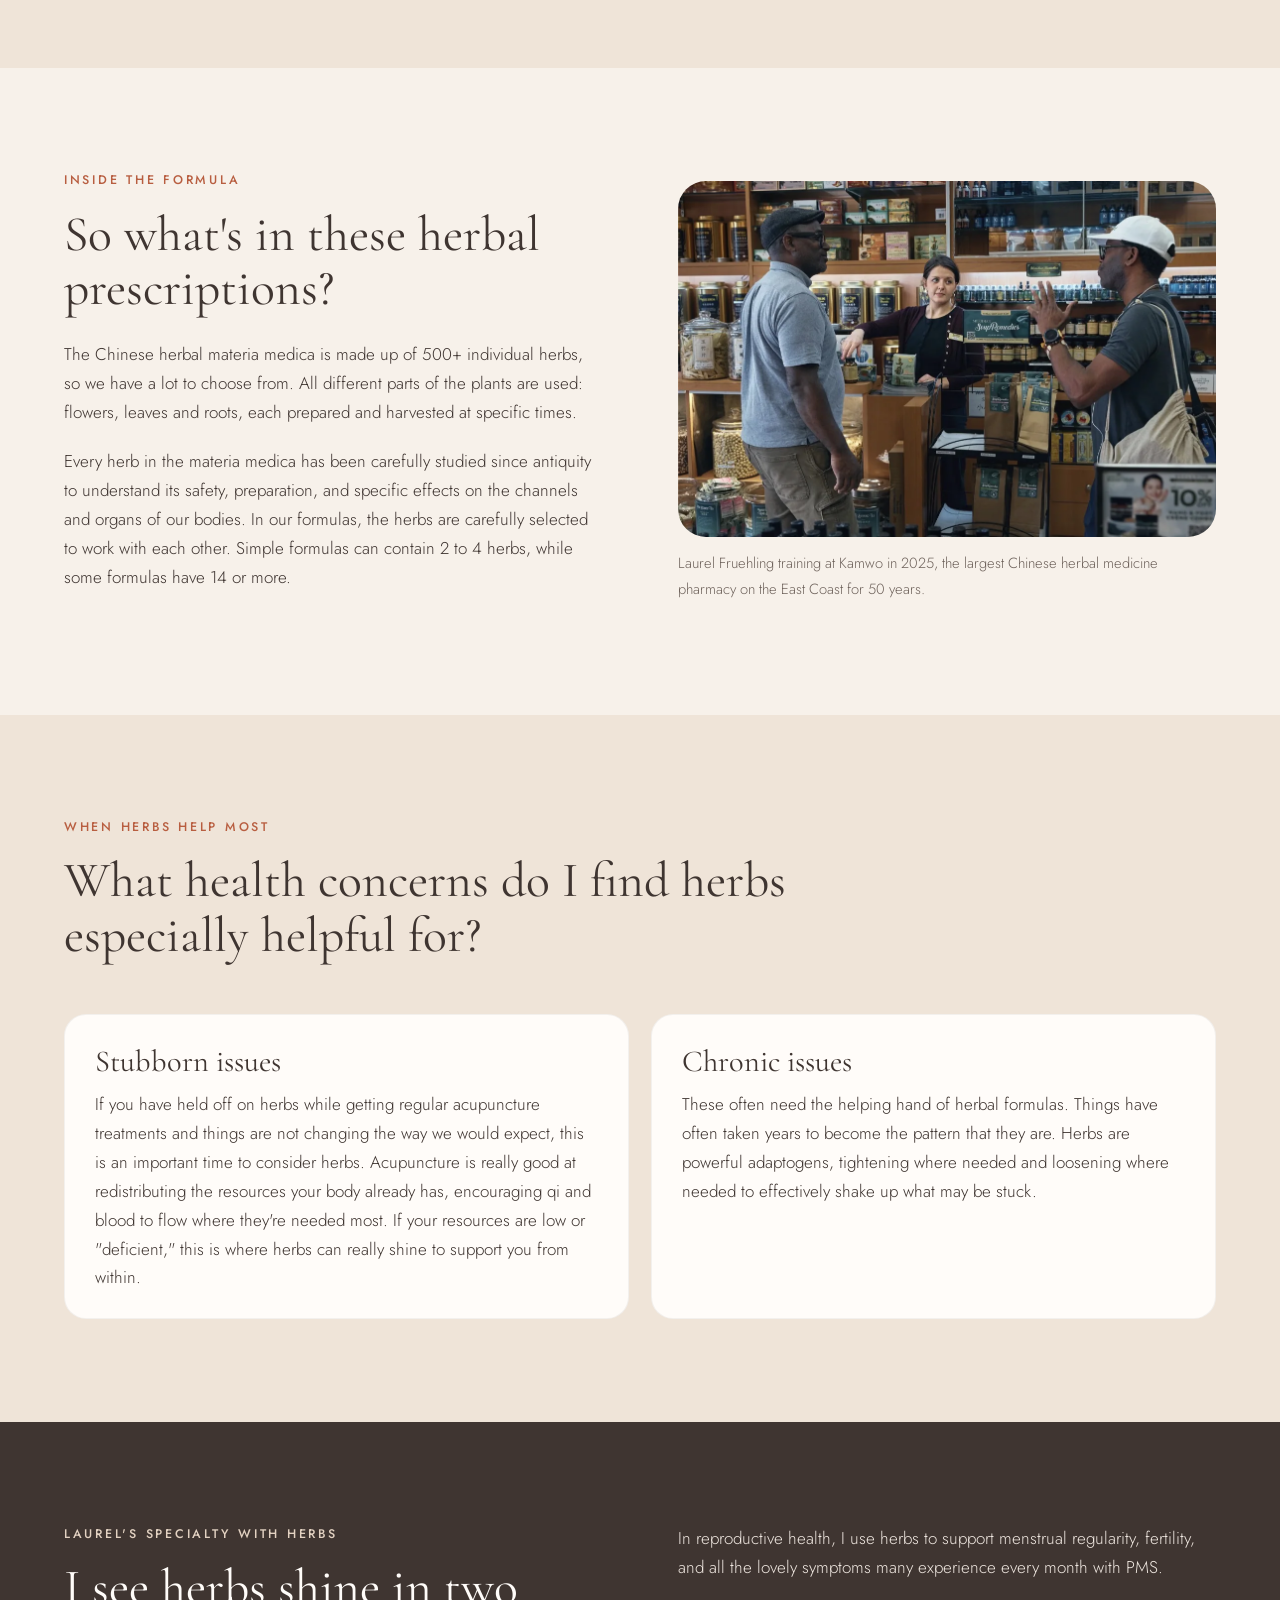
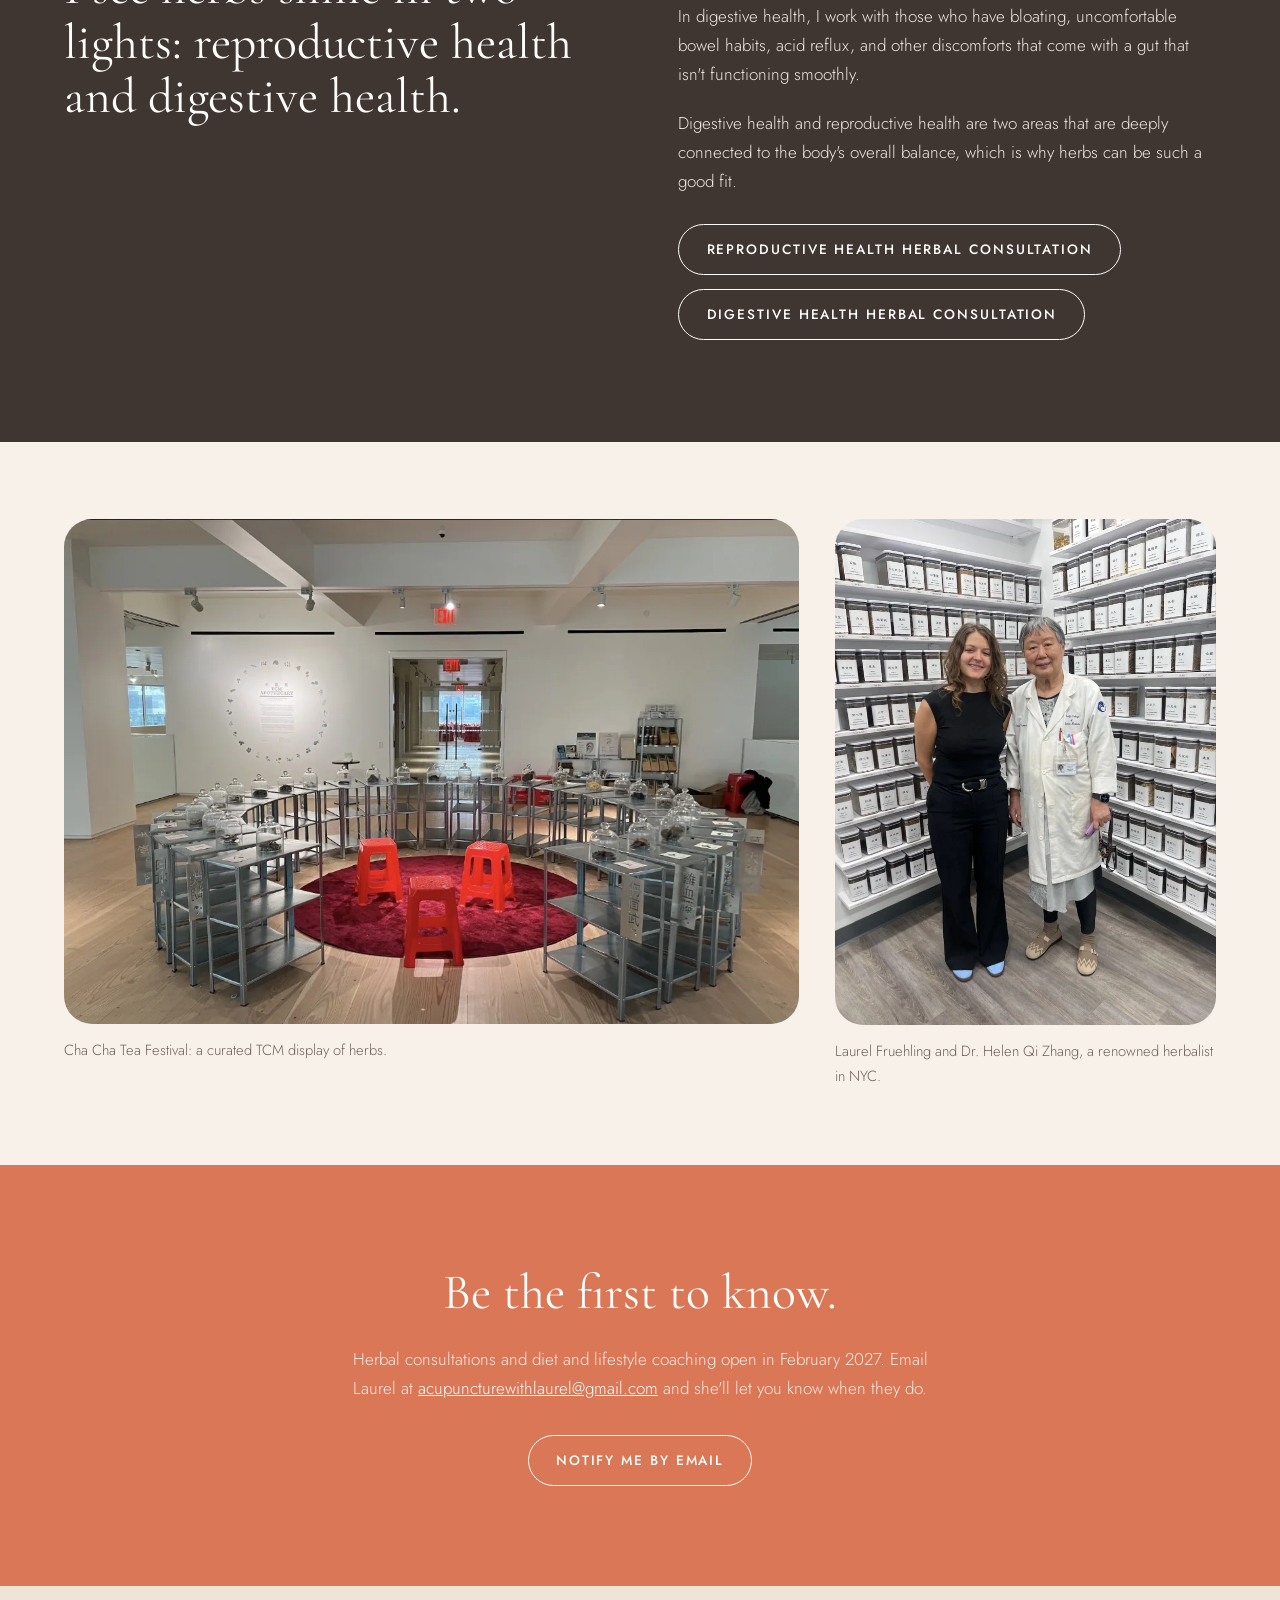
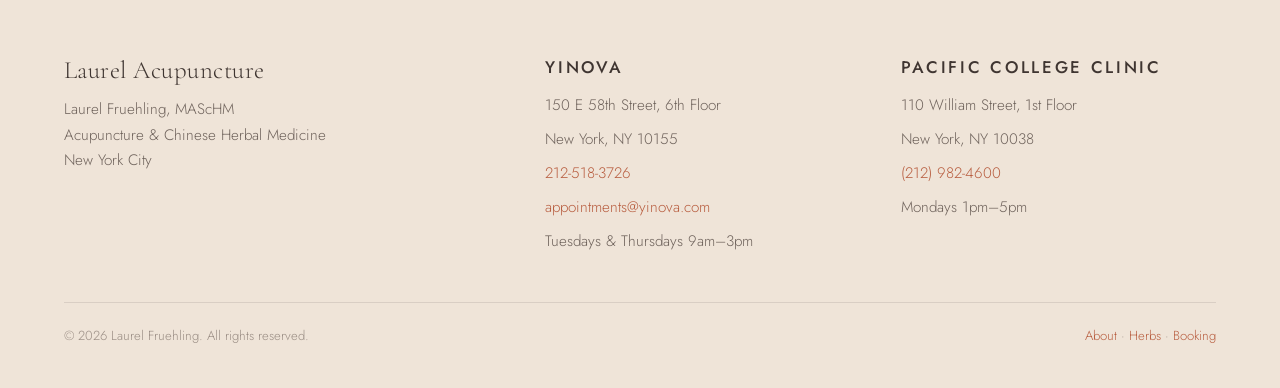
<file: herbal.html>
<!doctype html>
<html lang="en">
<head>
  <meta charset="utf-8">
  <meta name="viewport" content="width=device-width, initial-scale=1">
  <title>Herbal Consultations — Laurel Acupuncture</title>
  <meta name="description" content="Online Chinese herbal consultations and diet and lifestyle coaching with Laurel Fruehling, coming February 2027. Personalized herbal formulas for reproductive and digestive health.">
  <link rel="preconnect" href="https://fonts.googleapis.com">
  <link rel="preconnect" href="https://fonts.gstatic.com" crossorigin>
  <link href="https://fonts.googleapis.com/css2?family=Cormorant+Garamond:ital,wght@0,400;0,500;1,400&family=Jost:wght@300;400;500&display=swap" rel="stylesheet">
  <link rel="icon" type="image/svg+xml" href="data:image/svg+xml,%3Csvg xmlns=%27http://www.w3.org/2000/svg%27 viewBox=%270 0 64 64%27%3E%3Crect width=%2764%27 height=%2764%27 rx=%2714%27 fill=%27%23f7f1ea%27/%3E%3Cpath d=%27M32 50c-14-6-16-22-4-32 12 10 10 26 4 32z%27 fill=%27%23d97757%27/%3E%3Cpath d=%27M32 48V26%27 stroke=%27%23b85e40%27 stroke-width=%272.2%27 stroke-linecap=%27round%27/%3E%3C/svg%3E">
  <link rel="stylesheet" href="css/styles.css">
</head>
<body>

  <header class="site-header">
    <div class="wrap nav">
      <a class="brand" href="index.html">Laurel Acupuncture<small>Acupuncture &amp; Chinese Herbal Medicine</small></a>
      <button class="nav-toggle" aria-expanded="false" aria-controls="nav-links">Menu</button>
      <ul class="nav-links" id="nav-links">
        <li><a href="index.html">Home</a></li>
        <li><a href="about.html">About</a></li>
        <li><a href="herbal.html" aria-current="page">Herbs</a></li>
        <li><a href="booking.html">Locations</a></li>
        <li><a class="btn btn-primary" href="booking.html">Book Now</a></li>
      </ul>
    </div>
  </header>

  <main>

    <section class="hero" style="padding-bottom: 0;">
      <div class="wrap">
        <div class="section-head">
          <p class="eyebrow">Chinese Herbal Medicine</p>
          <h1>Online Herbal Consultations</h1>
          <p class="lead">Personalized herbal formulas, written for you and adjusted as you change. Online herbal consultations and diet and lifestyle coaching open in February 2027.</p>
          <div class="hero-actions">
            <a class="btn btn-primary" href="mailto:acupuncturewithlaurel@gmail.com?subject=Notify%20me%20when%20herbal%20consultations%20open">Notify me when it opens</a>
          </div>
        </div>
      </div>
    </section>

    <section class="section">
      <div class="wrap">
        <div class="card-grid">
          <article class="card offer">
            <p class="soon">Coming February 2027</p>
            <h3>Initial Herbal Consultation</h3>
            <p class="offer-meta">45 min · Online</p>
            <p class="price">$85 <span>+ the cost of herbs</span></p>
          </article>
          <article class="card offer">
            <p class="soon">Coming February 2027</p>
            <h3>Follow-up Herbal Consultation</h3>
            <p class="offer-meta">20 min · Online</p>
            <p class="price">$40 <span>+ the cost of herbs</span></p>
          </article>
          <article class="card offer">
            <p class="soon">Coming February 2027</p>
            <h3>Diet &amp; Lifestyle Coaching</h3>
            <p class="offer-meta">Online</p>
            <p>Real, livable changes that support your body alongside your herbs.</p>
          </article>
        </div>
      </div>
    </section>

    <section class="section section-sand">
      <div class="wrap two-col top">
        <div>
          <p class="eyebrow">Made for you</p>
          <h2>Every formula is written for the individual.</h2>
          <p>Two people with the same symptoms may need very different herbs. As you shift, so will your herbal formula. That's the beauty of medicine that is made for you!</p>
        </div>
        <div>
          <p class="lead">A herbal prescription helps to nourish, distribute, or move resources in the body.</p>
          <p>Many patients find that combining acupuncture and herbal medicine helps them see progress towards their health goals. In Traditional Chinese Medicine, the two have long been used together whenever possible. They are beautiful friends, each extending a helping hand to the other when it's needed.</p>
          <p>Herbal formulas are one of the ways you can support the effects of your acupuncture treatment. But if acupuncture or needles are not your thing, let's start with a personalized herbal formula to take a step in the right direction!</p>
        </div>
      </div>
    </section>

    <section class="section">
      <div class="wrap two-col">
        <div>
          <p class="eyebrow">Inside the formula</p>
          <h2>So what's in these herbal prescriptions?</h2>
          <p>The Chinese herbal materia medica is made up of 500+ individual herbs, so we have a lot to choose from. All different parts of the plants are used: flowers, leaves and roots, each prepared and harvested at specific times.</p>
          <p>Every herb in the materia medica has been carefully studied since antiquity to understand its safety, preparation, and specific effects on the channels and organs of our bodies. In our formulas, the herbs are carefully selected to work with each other. Simple formulas can contain 2 to 4 herbs, while some formulas have 14 or more.</p>
        </div>
        <figure class="photo-slot">
          <div class="rounded-img">
            <img src="images/herbal-kamwo.webp" width="1083" height="718" loading="lazy" alt="Laurel behind the counter at Kamwo, among jars and tins of Chinese herbs, helping two customers">
          </div>
          <figcaption>Laurel Fruehling training at Kamwo in 2025, the largest Chinese herbal medicine pharmacy on the East Coast for 50 years.</figcaption>
        </figure>
      </div>
    </section>

    <section class="section section-sand">
      <div class="wrap">
        <div class="section-head">
          <p class="eyebrow">When herbs help most</p>
          <h2>What health concerns do I find herbs especially helpful for?</h2>
        </div>
        <div class="card-grid">
          <article class="card">
            <h3>Stubborn issues</h3>
            <p>If you have held off on herbs while getting regular acupuncture treatments and things are not changing the way we would expect, this is an important time to consider herbs. Acupuncture is really good at redistributing the resources your body already has, encouraging qi and blood to flow where they're needed most. If your resources are low or "deficient," this is where herbs can really shine to support you from within.</p>
          </article>
          <article class="card">
            <h3>Chronic issues</h3>
            <p>These often need the helping hand of herbal formulas. Things have often taken years to become the pattern that they are. Herbs are powerful adaptogens, tightening where needed and loosening where needed to effectively shake up what may be stuck.</p>
          </article>
        </div>
      </div>
    </section>

    <section class="section section-ink">
      <div class="wrap two-col top">
        <div>
          <p class="eyebrow">Laurel's specialty with herbs</p>
          <h2>I see herbs shine in two lights: reproductive health and digestive health.</h2>
        </div>
        <div>
          <p>In reproductive health, I use herbs to support menstrual regularity, fertility, and all the lovely symptoms many experience every month with PMS.</p>
          <p>In digestive health, I work with those who have bloating, uncomfortable bowel habits, acid reflux, and other discomforts that come with a gut that isn't functioning smoothly.</p>
          <p>Digestive health and reproductive health are two areas that are deeply connected to the body's overall balance, which is why herbs can be such a good fit.</p>
          <div class="hero-actions">
            <a class="btn btn-light" href="mailto:acupuncturewithlaurel@gmail.com?subject=Reproductive%20health%20herbal%20consultation">Reproductive Health Herbal Consultation</a>
            <a class="btn btn-light" href="mailto:acupuncturewithlaurel@gmail.com?subject=Digestive%20health%20herbal%20consultation">Digestive Health Herbal Consultation</a>
          </div>
        </div>
      </div>
    </section>

    <section class="section-tight">
      <div class="wrap photo-pair">
        <figure class="photo-slot">
          <div class="rounded-img">
            <img src="images/herbal-tcm-apothecary.webp" width="1087" height="747" loading="lazy" alt="A TCM apothecary exhibit: glass domes of herbs on metal shelves arranged in a circle around red stools">
          </div>
          <figcaption>Cha Cha Tea Festival: a curated TCM display of herbs.</figcaption>
        </figure>
        <figure class="photo-slot">
          <div class="rounded-img">
            <img src="images/herbal-dr-zhang.webp" width="743" height="987" loading="lazy" alt="Laurel standing with Dr. Helen Qi Zhang in front of shelves of labeled herb jars">
          </div>
          <figcaption>Laurel Fruehling and Dr. Helen Qi Zhang, a renowned herbalist in NYC.</figcaption>
        </figure>
      </div>
    </section>

    <section class="cta-band" id="notify">
      <div class="wrap">
        <h2>Be the first to know.</h2>
        <p>Herbal consultations and diet and lifestyle coaching open in February 2027. Email Laurel at <a href="mailto:acupuncturewithlaurel@gmail.com?subject=Notify%20me%20when%20herbal%20consultations%20open">acupuncturewithlaurel@gmail.com</a> and she'll let you know when they do.</p>
        <a class="btn btn-light" href="mailto:acupuncturewithlaurel@gmail.com?subject=Notify%20me%20when%20herbal%20consultations%20open">Notify me by email</a>
      </div>
    </section>

  </main>

  <footer class="site-footer">
    <div class="wrap">
      <div class="footer-grid">
        <div>
          <a class="brand" href="index.html">Laurel Acupuncture</a>
          <p>Laurel Fruehling, MAScHM<br>Acupuncture &amp; Chinese Herbal Medicine<br>New York City</p>
        </div>
        <div>
          <h3>Yinova</h3>
          <ul>
            <li>150 E 58th Street, 6th Floor</li>
            <li>New York, NY 10155</li>
            <li><a href="tel:+12125183726">212-518-3726</a></li>
            <li><a href="mailto:appointments@yinova.com">appointments@yinova.com</a></li>
            <li>Tuesdays &amp; Thursdays 9am–3pm</li>
          </ul>
        </div>
        <div>
          <h3>Pacific College Clinic</h3>
          <ul>
            <li>110 William Street, 1st Floor</li>
            <li>New York, NY 10038</li>
            <li><a href="tel:+12129824600">(212) 982-4600</a></li>
            <li>Mondays 1pm–5pm</li>
          </ul>
        </div>
      </div>
      <div class="footer-bottom">
        <span>© 2026 Laurel Fruehling. All rights reserved.</span>
        <span><a href="about.html">About</a> · <a href="herbal.html">Herbs</a> · <a href="booking.html">Booking</a></span>
      </div>
    </div>
  </footer>

  <script src="js/nav.js"></script>
</body>
</html>
</file>
<file: css/styles.css>
/* Laurel Acupuncture — shared styles
   Palette and typography inspired by warm, editorial wellness sites:
   cream and sand backgrounds, a terracotta accent, serif display type. */

:root {
  --cream: #f7f1ea;
  --cream-deep: #efe4d8;
  --sand: #e3d2c2;
  --sand-deep: #d6c0ab;
  --terracotta: #d97757;
  --terracotta-deep: #b85e40;
  --ink: #3f3531;
  --ink-soft: #6f635c;
  --ink-mute: #9a8d84;
  --white: #fffcf9;

  --font-display: "Cormorant Garamond", "Times New Roman", Georgia, serif;
  --font-body: "Jost", "Helvetica Neue", Arial, sans-serif;

  --max: 1180px;
  --gutter: clamp(20px, 5vw, 64px);
  --radius: 28px;
}

*,
*::before,
*::after {
  box-sizing: border-box;
}

html {
  scroll-behavior: smooth;
}

body {
  margin: 0;
  background: var(--cream);
  color: var(--ink);
  font-family: var(--font-body);
  font-weight: 300;
  font-size: 17px;
  line-height: 1.7;
  -webkit-font-smoothing: antialiased;
}

img {
  max-width: 100%;
  display: block;
}

a {
  color: var(--terracotta-deep);
  text-decoration: none;
}

a:hover {
  text-decoration: underline;
}

h1,
h2,
h3 {
  font-family: var(--font-display);
  font-weight: 400;
  line-height: 1.1;
  margin: 0 0 0.5em;
  color: var(--ink);
}

h1 {
  font-size: clamp(2.6rem, 6vw, 4.6rem);
  letter-spacing: -0.01em;
}

h2 {
  font-size: clamp(2rem, 4vw, 3.1rem);
}

h3 {
  font-size: clamp(1.5rem, 2.4vw, 1.9rem);
}

p {
  margin: 0 0 1.2em;
}

.eyebrow {
  font-family: var(--font-body);
  font-size: 0.78rem;
  font-weight: 500;
  letter-spacing: 0.22em;
  text-transform: uppercase;
  color: var(--terracotta-deep);
  margin-bottom: 1.2em;
}

.lead {
  font-size: 1.2rem;
  line-height: 1.65;
  color: var(--ink-soft);
}

.wrap {
  width: min(var(--max), 100% - 2 * var(--gutter));
  margin-inline: auto;
}

/* ---------- Buttons ---------- */

.btn {
  display: inline-block;
  padding: 0.95em 2em;
  border-radius: 999px;
  font-family: var(--font-body);
  font-size: 0.85rem;
  font-weight: 500;
  letter-spacing: 0.14em;
  text-transform: uppercase;
  text-decoration: none;
  transition: background 0.2s ease, color 0.2s ease, transform 0.2s ease;
}

.btn:hover {
  text-decoration: none;
  transform: translateY(-1px);
}

.btn-primary {
  background: var(--terracotta);
  color: var(--white);
}

.btn-primary:hover {
  background: var(--terracotta-deep);
}

.btn-outline {
  border: 1px solid var(--ink);
  color: var(--ink);
}

.btn-outline:hover {
  background: var(--ink);
  color: var(--white);
}

.btn-light {
  border: 1px solid var(--white);
  color: var(--white);
}

.btn-light:hover {
  background: var(--white);
  color: var(--ink);
}

/* ---------- Header ---------- */

.site-header {
  position: sticky;
  top: 0;
  z-index: 50;
  background: rgba(247, 241, 234, 0.92);
  backdrop-filter: blur(10px);
  border-bottom: 1px solid rgba(63, 53, 49, 0.08);
}

.nav {
  display: flex;
  align-items: center;
  justify-content: space-between;
  gap: 24px;
  padding: 18px 0;
}

.brand {
  font-family: var(--font-display);
  font-size: 1.55rem;
  letter-spacing: 0.02em;
  color: var(--ink);
  line-height: 1;
}

.brand:hover {
  text-decoration: none;
}

.brand small {
  display: block;
  font-family: var(--font-body);
  font-size: 0.66rem;
  font-weight: 500;
  letter-spacing: 0.24em;
  text-transform: uppercase;
  color: var(--terracotta-deep);
  margin-top: 6px;
}

.nav-links {
  display: flex;
  align-items: center;
  gap: 34px;
  list-style: none;
  margin: 0;
  padding: 0;
}

.nav-links a {
  font-size: 0.82rem;
  font-weight: 500;
  letter-spacing: 0.16em;
  text-transform: uppercase;
  color: var(--ink);
}

.nav-links a:hover,
.nav-links a[aria-current="page"] {
  color: var(--terracotta-deep);
  text-decoration: none;
}

.nav-links .btn {
  padding: 0.7em 1.5em;
  font-size: 0.78rem;
}

.nav-toggle {
  display: none;
  background: none;
  border: 1px solid var(--ink);
  border-radius: 999px;
  padding: 8px 14px;
  font-family: var(--font-body);
  font-size: 0.78rem;
  letter-spacing: 0.14em;
  text-transform: uppercase;
  color: var(--ink);
  cursor: pointer;
}

@media (max-width: 800px) {
  .nav-toggle {
    display: inline-block;
  }

  .nav-links {
    display: none;
    position: absolute;
    left: 0;
    right: 0;
    top: 100%;
    flex-direction: column;
    align-items: flex-start;
    gap: 18px;
    padding: 24px var(--gutter) 30px;
    background: var(--cream);
    border-bottom: 1px solid rgba(63, 53, 49, 0.1);
  }

  .nav-links.open {
    display: flex;
  }
}

/* ---------- Hero ---------- */

.hero {
  padding: clamp(56px, 9vw, 120px) 0 clamp(48px, 7vw, 96px);
}

.hero-grid {
  display: grid;
  grid-template-columns: 1.1fr 0.9fr;
  gap: clamp(32px, 6vw, 80px);
  align-items: center;
}

.hero h1 {
  margin-bottom: 0.4em;
}

.hero .lead {
  max-width: 34em;
}

.hero-actions {
  display: flex;
  flex-wrap: wrap;
  gap: 14px;
  margin-top: 28px;
}

.hero-figure {
  position: relative;
  border-radius: var(--radius);
  overflow: hidden;
  aspect-ratio: 4 / 5;
  background: var(--sand);
  box-shadow: 0 30px 60px -40px rgba(63, 53, 49, 0.5);
}

.hero-figure img {
  width: 100%;
  height: 100%;
  object-fit: cover;
}

.hero-figure figcaption {
  position: absolute;
  left: 24px;
  bottom: 24px;
  right: 24px;
  padding: 16px 22px;
  border-radius: 18px;
  background: rgba(255, 252, 249, 0.85);
  backdrop-filter: blur(6px);
  font-size: 0.9rem;
  color: var(--ink-soft);
}

.hero-figure figcaption strong {
  display: block;
  font-family: var(--font-display);
  font-size: 1.35rem;
  font-weight: 400;
  color: var(--ink);
}

@media (max-width: 860px) {
  .hero-grid {
    grid-template-columns: 1fr;
  }

  .hero-figure {
    order: -1;
    aspect-ratio: 4 / 3;
  }
}

/* ---------- Sections ---------- */

.section {
  padding: clamp(56px, 8vw, 110px) 0;
}

.section-tight {
  padding: clamp(40px, 6vw, 80px) 0;
}

.section-sand {
  background: var(--cream-deep);
}

.section-ink {
  background: var(--ink);
  color: #efe7e0;
}

.section-ink h2,
.section-ink h3 {
  color: var(--white);
}

.section-ink .eyebrow {
  color: var(--sand);
}

.section-head {
  max-width: 44em;
  margin-bottom: clamp(28px, 4vw, 52px);
}

.section-head.center {
  text-align: center;
  margin-inline: auto;
}

.two-col {
  display: grid;
  grid-template-columns: 1fr 1fr;
  gap: clamp(32px, 6vw, 88px);
  align-items: center;
}

.two-col.top {
  align-items: start;
}

@media (max-width: 860px) {
  .two-col {
    grid-template-columns: 1fr;
  }
}

.rounded-img {
  border-radius: var(--radius);
  overflow: hidden;
  background: var(--sand);
}

.rounded-img img {
  width: 100%;
  height: 100%;
  object-fit: cover;
}

/* ---------- Cards and lists ---------- */

.card-grid {
  display: grid;
  grid-template-columns: repeat(auto-fit, minmax(240px, 1fr));
  gap: 22px;
}

.card {
  background: var(--white);
  border-radius: 22px;
  padding: 30px 30px 26px;
  border: 1px solid rgba(63, 53, 49, 0.06);
}

.card h3 {
  margin-bottom: 0.4em;
}

.card p:last-child {
  margin-bottom: 0;
}

.card .num {
  font-family: var(--font-display);
  font-size: 1.1rem;
  color: var(--terracotta-deep);
  margin-bottom: 14px;
}

.pill-list {
  display: flex;
  flex-wrap: wrap;
  gap: 10px;
  list-style: none;
  margin: 0;
  padding: 0;
}

.pill-list li {
  padding: 9px 18px;
  border-radius: 999px;
  background: var(--white);
  border: 1px solid var(--sand-deep);
  font-size: 0.92rem;
  color: var(--ink-soft);
}

.values {
  display: grid;
  grid-template-columns: repeat(auto-fit, minmax(200px, 1fr));
  gap: 28px;
  margin-top: 32px;
}

.values div {
  border-top: 1px solid rgba(255, 255, 255, 0.18);
  padding-top: 18px;
}

.values h3 {
  font-size: 1.7rem;
  margin-bottom: 0.2em;
}

.values p {
  color: #cdbfb4;
  font-size: 0.98rem;
  margin: 0;
}

/* ---------- Location blocks ---------- */

.location {
  display: grid;
  grid-template-columns: 1fr 1fr;
  gap: clamp(32px, 6vw, 80px);
  align-items: start;
  padding: clamp(40px, 6vw, 72px) 0;
  border-top: 1px solid rgba(63, 53, 49, 0.12);
}

.location:first-of-type {
  border-top: 0;
  padding-top: 0;
}

.location h2 {
  margin-bottom: 0.3em;
}

.location .sub {
  color: var(--terracotta-deep);
  font-family: var(--font-display);
  font-size: 1.35rem;
  margin-bottom: 1.2em;
}

.details {
  display: grid;
  gap: 18px;
  margin: 0 0 28px;
  padding: 0;
  list-style: none;
}

.details li {
  display: grid;
  grid-template-columns: 120px 1fr;
  gap: 14px;
  padding-bottom: 18px;
  border-bottom: 1px solid rgba(63, 53, 49, 0.1);
}

.details li span:first-child {
  font-size: 0.74rem;
  font-weight: 500;
  letter-spacing: 0.2em;
  text-transform: uppercase;
  color: var(--ink-mute);
  padding-top: 5px;
}

.details li span:last-child {
  color: var(--ink);
}

.steps {
  counter-reset: step;
  list-style: none;
  margin: 0 0 30px;
  padding: 0;
  display: grid;
  gap: 14px;
}

.steps li {
  position: relative;
  padding-left: 52px;
  color: var(--ink-soft);
}

.steps li::before {
  counter-increment: step;
  content: counter(step);
  position: absolute;
  left: 0;
  top: 2px;
  width: 34px;
  height: 34px;
  border-radius: 50%;
  display: grid;
  place-items: center;
  background: var(--sand);
  color: var(--ink);
  font-family: var(--font-display);
  font-size: 1.15rem;
}

.note {
  padding: 18px 22px;
  border-radius: 16px;
  background: var(--cream-deep);
  color: var(--ink-soft);
  font-size: 0.95rem;
}

.section-sand .note {
  background: var(--white);
}

.flyer {
  border-radius: var(--radius);
  overflow: hidden;
  box-shadow: 0 30px 60px -40px rgba(63, 53, 49, 0.5);
}

@media (max-width: 860px) {
  .location {
    grid-template-columns: 1fr;
  }

  .details li {
    grid-template-columns: 1fr;
    gap: 4px;
  }
}

/* ---------- Quote band ---------- */

.quote {
  text-align: center;
  max-width: 34em;
  margin: 0 auto;
}

.quote p {
  font-family: var(--font-display);
  font-size: clamp(1.6rem, 3vw, 2.4rem);
  line-height: 1.3;
  color: var(--ink);
}

.quote cite {
  display: block;
  font-style: normal;
  font-size: 0.78rem;
  letter-spacing: 0.2em;
  text-transform: uppercase;
  color: var(--terracotta-deep);
}

/* ---------- Page hero (About) ---------- */

.page-hero {
  position: relative;
  min-height: min(88vh, 820px);
  display: flex;
  align-items: flex-end;
  overflow: hidden;
  background: var(--sand);
}

.page-hero img {
  position: absolute;
  inset: 0;
  width: 100%;
  height: 100%;
  object-fit: cover;
  object-position: center 22%;
}

.page-hero::after {
  content: "";
  position: absolute;
  inset: 0;
  background: linear-gradient(to top, rgba(50, 38, 32, 0.75) 0%, rgba(50, 38, 32, 0.15) 55%, rgba(50, 38, 32, 0) 100%);
}

.page-hero .wrap {
  position: relative;
  z-index: 1;
  padding: clamp(48px, 8vw, 96px) 0 clamp(40px, 6vw, 72px);
  color: var(--white);
}

.page-hero .eyebrow {
  color: var(--sand);
}

.page-hero h1 {
  color: var(--white);
  margin-bottom: 0.2em;
}

.page-hero p {
  color: #eadfd5;
  font-size: 1.1rem;
  max-width: 34em;
}

/* ---------- CTA band ---------- */

.cta-band {
  background: var(--terracotta);
  color: var(--white);
  text-align: center;
  padding: clamp(56px, 8vw, 100px) 0;
}

.cta-band h2 {
  color: var(--white);
}

.cta-band p {
  color: #fbe9e0;
  max-width: 36em;
  margin-inline: auto;
}

.cta-band .btn-light {
  margin-top: 12px;
}

/* ---------- Footer ---------- */

.site-footer {
  background: var(--cream-deep);
  padding: clamp(48px, 6vw, 72px) 0 40px;
  font-size: 0.95rem;
  color: var(--ink-soft);
}

.footer-grid {
  display: grid;
  grid-template-columns: 1.4fr 1fr 1fr;
  gap: 40px;
}

.site-footer h3 {
  font-size: 1.05rem;
  font-family: var(--font-body);
  font-weight: 500;
  letter-spacing: 0.16em;
  text-transform: uppercase;
  color: var(--ink);
  margin-bottom: 1em;
}

.site-footer ul {
  list-style: none;
  padding: 0;
  margin: 0;
}

.site-footer li {
  margin-bottom: 8px;
}

.site-footer .brand {
  margin-bottom: 14px;
  display: inline-block;
}

.footer-bottom {
  margin-top: 40px;
  padding-top: 22px;
  border-top: 1px solid rgba(63, 53, 49, 0.12);
  display: flex;
  flex-wrap: wrap;
  justify-content: space-between;
  gap: 12px;
  font-size: 0.82rem;
  color: var(--ink-mute);
}

@media (max-width: 760px) {
  .footer-grid {
    grid-template-columns: 1fr;
    gap: 28px;
  }
}

/* Landscape crop of the portrait used in the wide photo slots. */
.rounded-img .crop-top {
  object-position: center 22%;
}

.rounded-img:has(.crop-top) {
  aspect-ratio: 16 / 10;
}

/* On wide screens, hold the portrait on the right and fade the left
   side into a dark panel so the heading sits clear of the face. */
@media (min-width: 861px) {
  .page-hero {
    background: #4a3a33;
  }

  .page-hero img {
    left: 34%;
    width: 66%;
    object-position: center 22%;
  }

  .page-hero::before {
    content: "";
    position: absolute;
    inset: 0;
    z-index: 1;
    background: linear-gradient(to right, #4a3a33 30%, rgba(74, 58, 51, 0.85) 40%, rgba(74, 58, 51, 0) 58%);
  }

  .page-hero .wrap {
    z-index: 2;
  }

  .page-hero .wrap > * {
    max-width: 46%;
  }
}

/* ==================================================================
   Ambient motion: leaves, ink, mist, bamboo, reveals (landing page)
   ================================================================== */

.hero {
  position: relative;
  overflow: hidden;
  isolation: isolate;
  padding-bottom: clamp(64px, 8vw, 110px);
}

.hero .wrap {
  position: relative;
  z-index: 3;
}

.leaf-canvas {
  position: absolute;
  inset: 0;
  width: 100%;
  height: 100%;
  z-index: 4;
  pointer-events: none;
}

/* ---- drifting mist ---- */

.mist {
  position: absolute;
  z-index: 0;
  width: 60vw;
  height: 60vw;
  max-width: 820px;
  max-height: 820px;
  border-radius: 50%;
  pointer-events: none;
  filter: blur(40px);
  opacity: 0.8;
}

.mist-a {
  top: -20%;
  left: -12%;
  background: radial-gradient(circle at 40% 40%, rgba(255, 252, 249, 0.95), rgba(255, 252, 249, 0) 65%);
  animation: mist-a 38s ease-in-out infinite alternate;
}

.mist-b {
  bottom: -30%;
  right: -10%;
  background: radial-gradient(circle at 60% 60%, rgba(227, 210, 194, 0.85), rgba(227, 210, 194, 0) 65%);
  animation: mist-b 46s ease-in-out infinite alternate;
}

@keyframes mist-a {
  from { transform: translate(0, 0) scale(1); }
  to   { transform: translate(9vw, 6vh) scale(1.12); }
}

@keyframes mist-b {
  from { transform: translate(0, 0) scale(1.05); }
  to   { transform: translate(-8vw, -5vh) scale(0.95); }
}

/* ---- bamboo silhouette ---- */

.bamboo {
  position: absolute;
  z-index: 1;
  left: clamp(-40px, -2vw, 0px);
  bottom: -20px;
  height: 92%;
  width: auto;
  pointer-events: none;
  opacity: 0.14;
}

.bamboo path {
  fill: none;
  stroke: var(--ink);
  stroke-width: 7;
  stroke-linecap: round;
}

.bamboo .bl {
  stroke-width: 9;
}

.bamboo .node {
  stroke-width: 4;
}

.bamboo .stalk {
  transform-origin: 50% 100%;
  animation: sway 7s ease-in-out infinite alternate;
}

.bamboo .stalk-2 {
  animation-duration: 9s;
  animation-delay: -3s;
}

@keyframes sway {
  from { transform: rotate(-1.2deg); }
  to   { transform: rotate(1.4deg); }
}

@media (max-width: 860px) {
  .bamboo {
    height: 60%;
    opacity: 0.1;
  }
}

/* ---- ensō behind the headline ---- */

.hero-title {
  position: relative;
}

.enso {
  position: absolute;
  z-index: -1;
  width: clamp(240px, 34vw, 420px);
  height: auto;
  left: -14%;
  top: 50%;
  transform: translateY(-52%);
  pointer-events: none;
}

.enso-stroke {
  fill: none;
  stroke: var(--ink);
  stroke-linecap: round;
  stroke-dasharray: 1;
  stroke-dashoffset: 1;
  animation: enso-draw 2.6s cubic-bezier(0.6, 0, 0.2, 1) 0.4s forwards;
}

.enso-a {
  stroke-width: 12;
  opacity: 0.075;
}

.enso-b {
  stroke-width: 5;
  opacity: 0.06;
  animation-delay: 0.55s;
}

@keyframes enso-draw {
  to { stroke-dashoffset: 0; }
}

/* ---- calligraphy line and seal ---- */

.hanzi {
  display: flex;
  align-items: baseline;
  gap: 0.55em;
  margin: -0.2em 0 1em;
  font-family: "Noto Serif SC", "Cormorant Garamond", serif;
  font-size: 1.35rem;
  color: var(--terracotta-deep);
  letter-spacing: 0.1em;
}

.hanzi small {
  font-family: var(--font-body);
  font-size: 0.72rem;
  font-weight: 500;
  letter-spacing: 0.2em;
  text-transform: uppercase;
  color: var(--ink-mute);
  margin-left: 0.4em;
}

.seal {
  position: absolute;
  z-index: 2;
  top: 20px;
  right: 20px;
  width: 52px;
  height: 52px;
  display: grid;
  place-items: center;
  writing-mode: vertical-rl;
  font-family: "Noto Serif SC", serif;
  font-size: 1.05rem;
  line-height: 1;
  letter-spacing: 0.1em;
  color: #fff4ee;
  background: #c2422f;
  border: 2px solid rgba(255, 244, 238, 0.7);
  outline: 2px solid #c2422f;
  border-radius: 6px;
  box-shadow: 0 6px 14px -6px rgba(120, 30, 20, 0.6);
  transform: rotate(-4deg);
  opacity: 0.94;
}

/* ---- page-load choreography ---- */

.js .hero-in {
  opacity: 0;
  transform: translateY(18px);
  animation: hero-in 1.1s cubic-bezier(0.2, 0.7, 0.2, 1) forwards;
  animation-delay: calc(0.15s + var(--d, 0) * 0.14s);
}

@keyframes hero-in {
  to { opacity: 1; transform: none; }
}

/* ---- ink brush divider ---- */

.ink-divider {
  position: relative;
  z-index: 2;
  margin-top: -1px;
  line-height: 0;
  background: var(--cream);
}

.ink-divider svg {
  display: block;
  width: 100%;
  height: clamp(18px, 3vw, 40px);
}

.ink-divider path {
  fill: var(--cream-deep);
}

/* ---- watermark character ---- */

.watermark-host {
  position: relative;
  overflow: hidden;
}

.watermark {
  position: absolute;
  right: -0.05em;
  top: 50%;
  transform: translateY(-50%);
  font-family: "Noto Serif SC", serif;
  font-size: clamp(16rem, 34vw, 30rem);
  line-height: 1;
  color: rgba(63, 53, 49, 0.045);
  pointer-events: none;
  user-select: none;
  animation: breathe 11s ease-in-out infinite alternate;
}

@keyframes breathe {
  from { transform: translateY(-50%) scale(1); }
  to   { transform: translateY(-50%) scale(1.035); }
}

.watermark-host .wrap {
  position: relative;
}

/* ---- scroll reveals ---- */

.js [data-reveal] {
  opacity: 0;
  transform: translateY(22px);
  transition: opacity 0.9s ease, transform 0.9s cubic-bezier(0.2, 0.7, 0.2, 1);
  transition-delay: calc((var(--i, 0)) * 0.09s);
}

.js [data-reveal].in {
  opacity: 1;
  transform: none;
}

/* ---- reduced motion ---- */

@media (prefers-reduced-motion: reduce) {
  .mist,
  .bamboo .stalk,
  .watermark {
    animation: none;
  }

  .enso-stroke {
    animation: none;
    stroke-dashoffset: 0;
  }

  .js .hero-in {
    animation: none;
    opacity: 1;
    transform: none;
  }

  .js [data-reveal] {
    transition: none;
    opacity: 1;
    transform: none;
  }
}

/* ---- polish ---- */

.seal {
  width: 50px;
  height: 64px;
  display: flex;
  align-items: center;
  justify-content: center;
  line-height: 1.15;
  letter-spacing: 0.18em;
  padding-top: 0.15em;
}

@media (max-width: 860px) {
  .hero-figure {
    aspect-ratio: 1 / 1;
  }

  .hero-figure figcaption {
    left: 14px;
    right: 14px;
    bottom: 14px;
    padding: 12px 16px;
    font-size: 0.8rem;
  }

  .hero-figure figcaption strong {
    font-size: 1.15rem;
  }

  .seal {
    top: 14px;
    right: 14px;
    width: 40px;
    height: 52px;
    font-size: 0.85rem;
  }

  .enso {
    left: -6%;
    width: 240px;
  }
}

.seal {
  writing-mode: horizontal-tb;
  flex-direction: column;
  gap: 1px;
  letter-spacing: 0;
  padding-top: 0;
}

.seal span {
  display: block;
  line-height: 1;
}

.photo-wide {
  aspect-ratio: 16 / 9;
}

.photo-wide img {
  object-position: center 35%;
}

/* ---------- Herbal consultations page ---------- */

.offer .soon {
  display: inline-block;
  margin-bottom: 16px;
  padding: 5px 12px;
  border-radius: 999px;
  background: var(--cream-deep);
  font-size: 0.7rem;
  font-weight: 500;
  letter-spacing: 0.16em;
  text-transform: uppercase;
  color: var(--terracotta-deep);
}

.offer-meta {
  font-size: 0.78rem;
  font-weight: 500;
  letter-spacing: 0.18em;
  text-transform: uppercase;
  color: var(--ink-mute);
}

.offer .price {
  font-family: var(--font-display);
  font-size: 2.4rem;
  line-height: 1;
  color: var(--ink);
}

.offer .price span {
  font-family: var(--font-body);
  font-size: 0.95rem;
  color: var(--ink-soft);
}

.photo-slot {
  margin: 0;
}

.photo-slot figcaption {
  margin-top: 14px;
  font-size: 0.92rem;
  color: var(--ink-soft);
}

/* Columns sized to each photo's aspect ratio so both sit at the same height. */
.photo-pair {
  display: grid;
  grid-template-columns: 1.455fr 0.753fr;
  gap: clamp(20px, 3vw, 36px);
  align-items: start;
}

@media (max-width: 760px) {
  .photo-pair {
    grid-template-columns: 1fr;
  }
}

.testimonial {
  margin: 0;
}

.testimonial p {
  font-family: var(--font-display);
  font-size: 1.5rem;
  line-height: 1.35;
}

.testimonial cite {
  display: block;
  font-style: normal;
  font-size: 0.78rem;
  letter-spacing: 0.2em;
  text-transform: uppercase;
  color: var(--terracotta-deep);
}

.cta-band p a {
  color: var(--white);
  text-decoration: underline;
}
</file>
